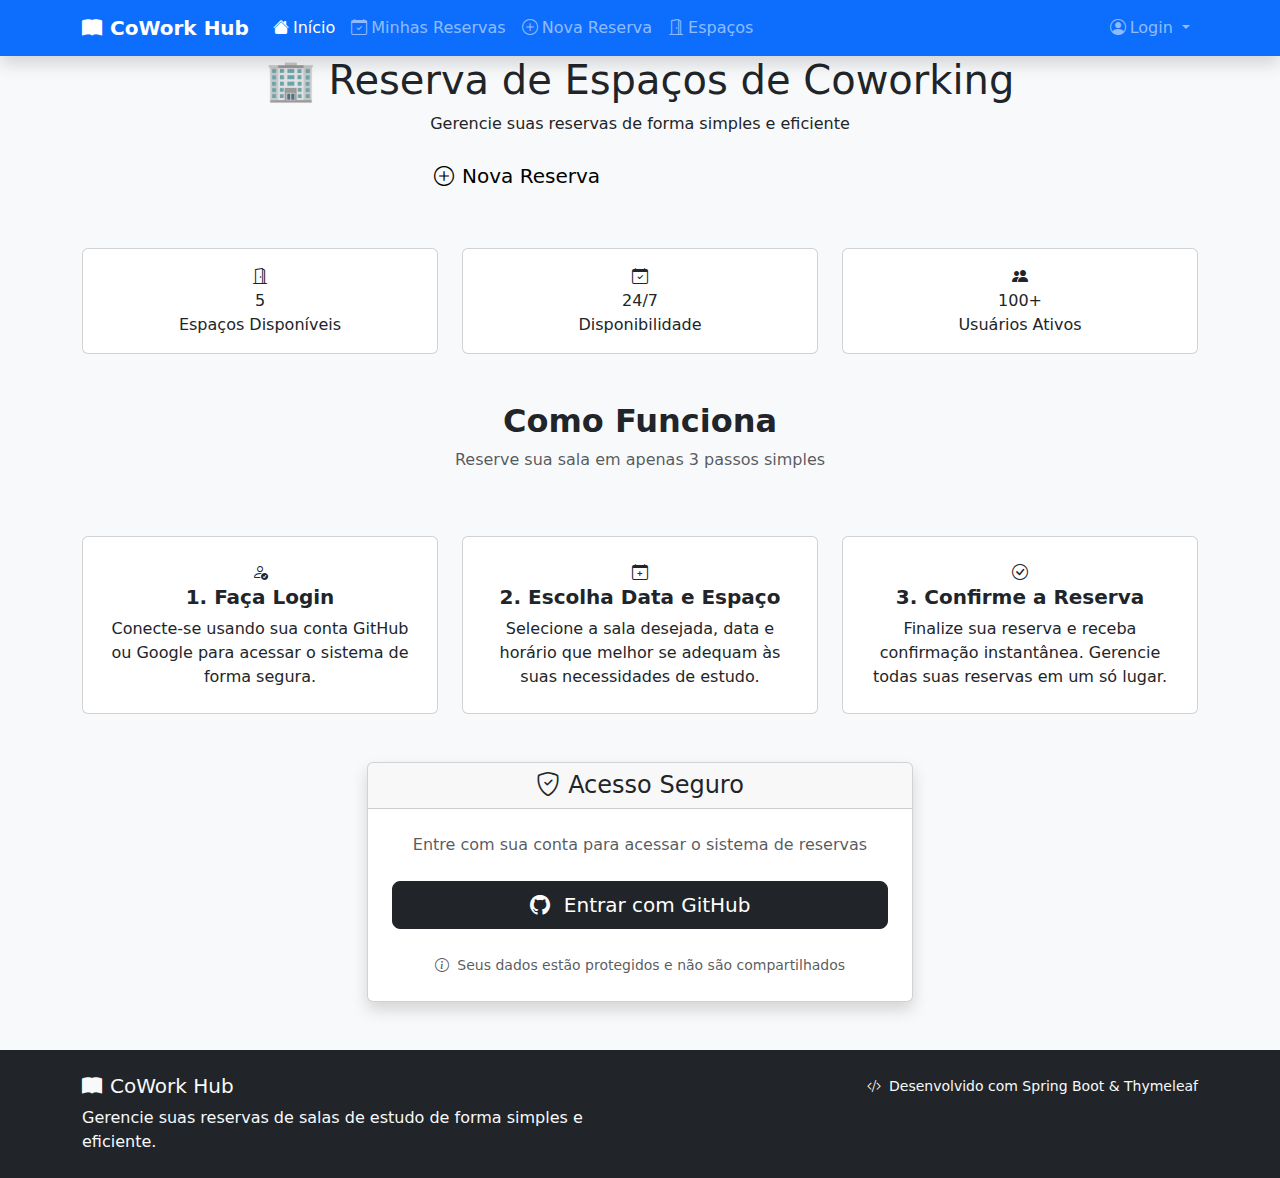
<file: target/classes/templates/index.html>
<!DOCTYPE html>
<html xmlns:th="http://www.thymeleaf.org">
<head>
    <meta charset="UTF-8">
    <meta name="viewport" content="width=device-width, initial-scale=1.0">
    <title>CoWork Hub - Biblioteca</title>
    
    <!-- Bootstrap 5 CSS -->
    <link href="https://cdn.jsdelivr.net/npm/bootstrap@5.3.0/dist/css/bootstrap.min.css" rel="stylesheet">
    <!-- Bootstrap Icons -->
    <link href="https://cdn.jsdelivr.net/npm/bootstrap-icons@1.10.0/font/bootstrap-icons.css" rel="stylesheet">
    <!-- Custom CSS -->
    <link th:href="@{/css/styles.css}" rel="stylesheet" type="text/css">
    
    <!-- Favicon -->
    <link rel="icon" type="image/x-icon" href="data:image/svg+xml,<svg xmlns=%22http://www.w3.org/2000/svg%22 viewBox=%220 0 100 100%22><text y=%22.9em%22 font-size=%2290%22>🏢</text></svg>">
</head>
<body class="bg-light">
    <!-- Navbar -->
    <nav class="navbar navbar-expand-lg navbar-dark bg-primary shadow">
        <div class="container">
            <a class="navbar-brand d-flex align-items-center" th:href="@{/}">
                <i class="bi bi-book-fill me-2"></i>
                <span class="fw-bold">CoWork Hub</span>
            </a>
            
            <button class="navbar-toggler" type="button" data-bs-toggle="collapse" data-bs-target="#navbarNav">
                <span class="navbar-toggler-icon"></span>
            </button>
            
            <div class="collapse navbar-collapse" id="navbarNav">
                <ul class="navbar-nav me-auto">
                    <li class="nav-item">
                        <a class="nav-link active" th:href="@{/}">
                            <i class="bi bi-house-fill me-1"></i>Início
                        </a>
                    </li>
                    <li class="nav-item">
                        <a class="nav-link" th:href="@{/reservations/mine}">
                            <i class="bi bi-calendar-check me-1"></i>Minhas Reservas
                        </a>
                    </li>
                    <li class="nav-item">
                        <a class="nav-link" th:href="@{/reservations/new}">
                            <i class="bi bi-plus-circle me-1"></i>Nova Reserva
                        </a>
                    </li>
                    <li class="nav-item">
                        <a class="nav-link" th:href="@{/workspaces}">
                            <i class="bi bi-door-open me-1"></i>Espaços
                        </a>
                    </li>
                </ul>
                
                <ul class="navbar-nav">
                    <li class="nav-item dropdown">
                        <a class="nav-link dropdown-toggle" href="#" role="button" data-bs-toggle="dropdown">
                            <i class="bi bi-person-circle me-1"></i>Login
                        </a>
                        <ul class="dropdown-menu">
                            <li>
                                <a class="dropdown-item" th:href="@{/oauth2/authorization/github}">
                                    <i class="bi bi-github me-2"></i>Login com GitHub
                                </a>
                            </li>
                            <li>
                                <a class="dropdown-item" th:href="@{/oauth2/authorization/google}">
                                    <i class="bi bi-google me-2"></i>Login com Google
                                </a>
                            </li>
                        </ul>
                    </li>
                </ul>
            </div>
        </div>
    </nav>

    <!-- Hero Section -->
    <section class="hero-section text-center">
        <div class="container">
            <h1 class="hero-title">🏢 Reserva de Espaços de Coworking</h1>
            <p class="hero-subtitle">Gerencie suas reservas de forma simples e eficiente</p>
            <div class="d-flex justify-content-center gap-3 flex-wrap">
                <a th:href="@{/reservations/new}" class="btn btn-light btn-lg">
                    <i class="bi bi-plus-circle me-2"></i>Nova Reserva
                </a>
                <a th:href="@{/reservations/mine}" class="btn btn-outline-light btn-lg">
                    <i class="bi bi-calendar-check me-2"></i>Minhas Reservas
                </a>
            </div>
        </div>
    </section>

    <!-- Quick Stats -->
    <div class="container my-5">
        <div class="row g-4">
            <div class="col-md-4">
                <div class="card stats-card text-center">
                    <div class="card-body">
                        <i class="bi bi-door-open feature-icon"></i>
                        <div class="stats-number">5</div>
                        <div class="stats-label">Espaços Disponíveis</div>
                    </div>
                </div>
            </div>
            <div class="col-md-4">
                <div class="card stats-card text-center">
                    <div class="card-body">
                        <i class="bi bi-calendar-check feature-icon"></i>
                        <div class="stats-number">24/7</div>
                        <div class="stats-label">Disponibilidade</div>
                    </div>
                </div>
            </div>
            <div class="col-md-4">
                <div class="card stats-card text-center">
                    <div class="card-body">
                        <i class="bi bi-people-fill feature-icon"></i>
                        <div class="stats-number">100+</div>
                        <div class="stats-label">Usuários Ativos</div>
                    </div>
                </div>
            </div>
        </div>
    </div>

    <!-- Features -->
    <div class="container my-5">
        <div class="row text-center mb-5">
            <div class="col">
                <h2 class="fw-bold">Como Funciona</h2>
                <p class="text-muted">Reserve sua sala em apenas 3 passos simples</p>
            </div>
        </div>
        
        <div class="row g-4">
            <div class="col-md-4">
                <div class="card feature-card text-center h-100">
                    <div class="card-body p-4">
                        <div class="feature-icon">
                            <i class="bi bi-person-check"></i>
                        </div>
                        <h5 class="card-title fw-bold">1. Faça Login</h5>
                        <p class="card-text">Conecte-se usando sua conta GitHub ou Google para acessar o sistema de forma segura.</p>
                    </div>
                </div>
            </div>
            
            <div class="col-md-4">
                <div class="card feature-card text-center h-100">
                    <div class="card-body p-4">
                        <div class="feature-icon">
                            <i class="bi bi-calendar-plus"></i>
                        </div>
                        <h5 class="card-title fw-bold">2. Escolha Data e Espaço</h5>
                        <p class="card-text">Selecione a sala desejada, data e horário que melhor se adequam às suas necessidades de estudo.</p>
                    </div>
                </div>
            </div>
            
            <div class="col-md-4">
                <div class="card feature-card text-center h-100">
                    <div class="card-body p-4">
                        <div class="feature-icon">
                            <i class="bi bi-check-circle"></i>
                        </div>
                        <h5 class="card-title fw-bold">3. Confirme a Reserva</h5>
                        <p class="card-text">Finalize sua reserva e receba confirmação instantânea. Gerencie todas suas reservas em um só lugar.</p>
                    </div>
                </div>
            </div>
        </div>
    </div>

    <!-- Login Section -->
    <div class="container my-5">
        <div class="row justify-content-center">
            <div class="col-lg-6">
                <div class="card shadow">
                    <div class="card-header text-center">
                        <h4 class="mb-0"><i class="bi bi-shield-check me-2"></i>Acesso Seguro</h4>
                    </div>
                    <div class="card-body p-4">
                        <p class="text-center text-muted mb-4">
                            Entre com sua conta para acessar o sistema de reservas
                        </p>
                        
                        <div class="d-grid gap-3">
                            <a th:href="@{/oauth2/authorization/github}" class="btn btn-dark btn-lg">
                                <i class="bi bi-github me-2"></i>
                                Entrar com GitHub
                            </a>
                        </div>
                        
                        <div class="text-center mt-4">
                            <small class="text-muted">
                                <i class="bi bi-info-circle me-1"></i>
                                Seus dados estão protegidos e não são compartilhados
                            </small>
                        </div>
                    </div>
                </div>
            </div>
        </div>
    </div>

    <!-- Footer -->
    <footer class="bg-dark text-light py-4 mt-5">
        <div class="container">
            <div class="row">
                <div class="col-md-6">
                    <h5><i class="bi bi-book-fill me-2"></i>CoWork Hub</h5>
                    <p class="mb-0">Gerencie suas reservas de salas de estudo de forma simples e eficiente.</p>
                </div>
                <div class="col-md-6 text-md-end">
                    <p class="mb-0">
                        <small>
                            <i class="bi bi-code-slash me-1"></i>
                            Desenvolvido com Spring Boot & Thymeleaf
                        </small>
                    </p>
                </div>
            </div>
        </div>
    </footer>

    <!-- Bootstrap 5 JS -->
    <script src="https://cdn.jsdelivr.net/npm/bootstrap@5.3.0/dist/js/bootstrap.bundle.min.js"></script>
</body>
</html>
</file>
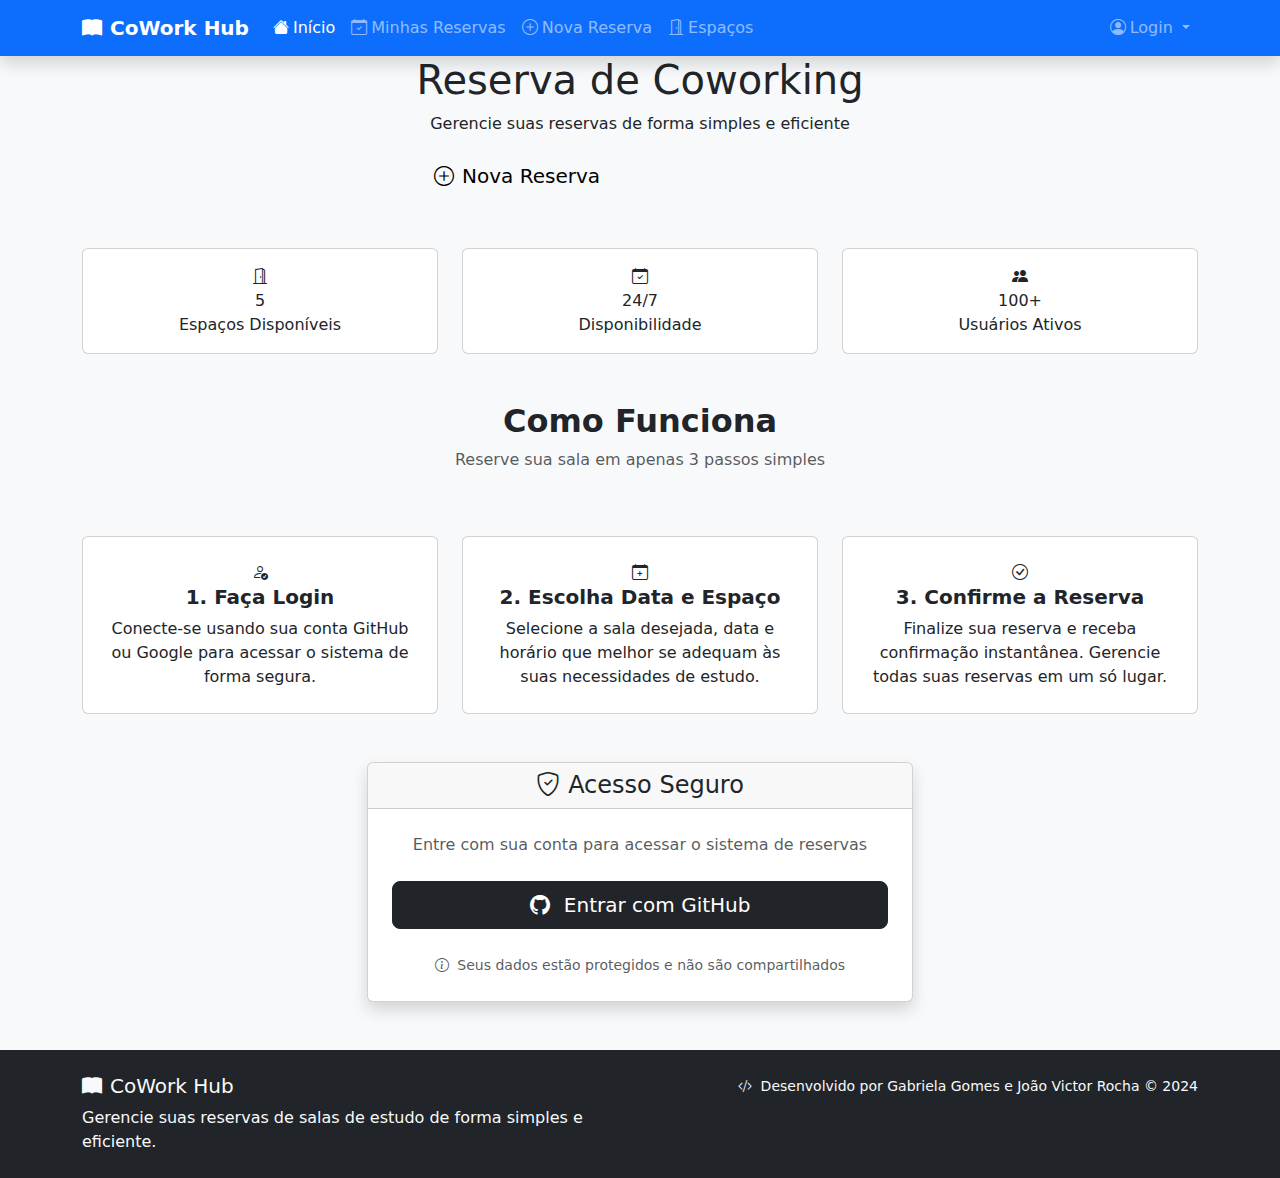
<file: src/main/resources/templates/index.html>
<!DOCTYPE html>
<html xmlns:th="http://www.thymeleaf.org">
<head>
    <meta charset="UTF-8">
    <meta name="viewport" content="width=device-width, initial-scale=1.0">
    <title>CoWork Hub</title>
    
    <!-- Bootstrap 5 CSS -->
    <link href="https://cdn.jsdelivr.net/npm/bootstrap@5.3.0/dist/css/bootstrap.min.css" rel="stylesheet">
    <!-- Bootstrap Icons -->
    <link href="https://cdn.jsdelivr.net/npm/bootstrap-icons@1.10.0/font/bootstrap-icons.css" rel="stylesheet">
    <!-- Custom CSS -->
    <link th:href="@{/css/styles.css}" rel="stylesheet" type="text/css">
    
    <!-- Favicon -->
    <link rel="icon" type="image/x-icon" href="data:image/svg+xml,<svg xmlns=%22http://www.w3.org/2000/svg%22 viewBox=%220 0 100 100%22><text y=%22.9em%22 font-size=%2290%22>🏢</text></svg>">
</head>
<body class="bg-light">
    <!-- Navbar -->
    <nav class="navbar navbar-expand-lg navbar-dark bg-primary shadow">
        <div class="container">
            <a class="navbar-brand d-flex align-items-center" th:href="@{/}">
                <i class="bi bi-book-fill me-2"></i>
                <span class="fw-bold">CoWork Hub</span>
            </a>
            
            <button class="navbar-toggler" type="button" data-bs-toggle="collapse" data-bs-target="#navbarNav">
                <span class="navbar-toggler-icon"></span>
            </button>
            
            <div class="collapse navbar-collapse" id="navbarNav">
                <ul class="navbar-nav me-auto">
                    <li class="nav-item">
                        <a class="nav-link active" th:href="@{/}">
                            <i class="bi bi-house-fill me-1"></i>Início
                        </a>
                    </li>
                    <li class="nav-item">
                        <a class="nav-link" th:href="@{/reservations/mine}">
                            <i class="bi bi-calendar-check me-1"></i>Minhas Reservas
                        </a>
                    </li>
                    <li class="nav-item">
                        <a class="nav-link" th:href="@{/reservations/new}">
                            <i class="bi bi-plus-circle me-1"></i>Nova Reserva
                        </a>
                    </li>
                    <li class="nav-item">
                        <a class="nav-link" th:href="@{/workspaces}">
                            <i class="bi bi-door-open me-1"></i>Espaços
                        </a>
                    </li>
                </ul>
                
                <ul class="navbar-nav">
                    <li class="nav-item dropdown">
                        <a class="nav-link dropdown-toggle" href="#" role="button" data-bs-toggle="dropdown">
                            <i class="bi bi-person-circle me-1"></i>Login
                        </a>
                        <ul class="dropdown-menu">
                            <li>
                                <a class="dropdown-item" th:href="@{/oauth2/authorization/github}">
                                    <i class="bi bi-github me-2"></i>Login com GitHub
                                </a>
                            </li>
                            <li>
                                <a class="dropdown-item" th:href="@{/oauth2/authorization/google}">
                                    <i class="bi bi-google me-2"></i>Login com Google
                                </a>
                            </li>
                        </ul>
                    </li>
                </ul>
            </div>
        </div>
    </nav>

    <!-- Hero Section -->
    <section class="hero-section text-center">
        <div class="container">
            <h1 class="hero-title"> Reserva de Coworking</h1>
            <p class="hero-subtitle">Gerencie suas reservas de forma simples e eficiente</p>
            <div class="d-flex justify-content-center gap-3 flex-wrap">
                <a th:href="@{/reservations/new}" class="btn btn-light btn-lg">
                    <i class="bi bi-plus-circle me-2"></i>Nova Reserva
                </a>
                <a th:href="@{/reservations/mine}" class="btn btn-outline-light btn-lg">
                    <i class="bi bi-calendar-check me-2"></i>Minhas Reservas
                </a>
            </div>
        </div>
    </section>

    <!-- Quick Stats -->
    <div class="container my-5">
        <div class="row g-4">
            <div class="col-md-4">
                <div class="card stats-card text-center">
                    <div class="card-body">
                        <i class="bi bi-door-open feature-icon"></i>
                        <div class="stats-number">5</div>
                        <div class="stats-label">Espaços Disponíveis</div>
                    </div>
                </div>
            </div>
            <div class="col-md-4">
                <div class="card stats-card text-center">
                    <div class="card-body">
                        <i class="bi bi-calendar-check feature-icon"></i>
                        <div class="stats-number">24/7</div>
                        <div class="stats-label">Disponibilidade</div>
                    </div>
                </div>
            </div>
            <div class="col-md-4">
                <div class="card stats-card text-center">
                    <div class="card-body">
                        <i class="bi bi-people-fill feature-icon"></i>
                        <div class="stats-number">100+</div>
                        <div class="stats-label">Usuários Ativos</div>
                    </div>
                </div>
            </div>
        </div>
    </div>

    <!-- Features -->
    <div class="container my-5">
        <div class="row text-center mb-5">
            <div class="col">
                <h2 class="fw-bold">Como Funciona</h2>
                <p class="text-muted">Reserve sua sala em apenas 3 passos simples</p>
            </div>
        </div>
        
        <div class="row g-4">
            <div class="col-md-4">
                <div class="card feature-card text-center h-100">
                    <div class="card-body p-4">
                        <div class="feature-icon">
                            <i class="bi bi-person-check"></i>
                        </div>
                        <h5 class="card-title fw-bold">1. Faça Login</h5>
                        <p class="card-text">Conecte-se usando sua conta GitHub ou Google para acessar o sistema de forma segura.</p>
                    </div>
                </div>
            </div>
            
            <div class="col-md-4">
                <div class="card feature-card text-center h-100">
                    <div class="card-body p-4">
                        <div class="feature-icon">
                            <i class="bi bi-calendar-plus"></i>
                        </div>
                        <h5 class="card-title fw-bold">2. Escolha Data e Espaço</h5>
                        <p class="card-text">Selecione a sala desejada, data e horário que melhor se adequam às suas necessidades de estudo.</p>
                    </div>
                </div>
            </div>
            
            <div class="col-md-4">
                <div class="card feature-card text-center h-100">
                    <div class="card-body p-4">
                        <div class="feature-icon">
                            <i class="bi bi-check-circle"></i>
                        </div>
                        <h5 class="card-title fw-bold">3. Confirme a Reserva</h5>
                        <p class="card-text">Finalize sua reserva e receba confirmação instantânea. Gerencie todas suas reservas em um só lugar.</p>
                    </div>
                </div>
            </div>
        </div>
    </div>

    <!-- Login Section -->
    <div class="container my-5">
        <div class="row justify-content-center">
            <div class="col-lg-6">
                <div class="card shadow">
                    <div class="card-header text-center">
                        <h4 class="mb-0"><i class="bi bi-shield-check me-2"></i>Acesso Seguro</h4>
                    </div>
                    <div class="card-body p-4">
                        <p class="text-center text-muted mb-4">
                            Entre com sua conta para acessar o sistema de reservas
                        </p>
                        
                        <div class="d-grid gap-3">
                            <a th:href="@{/oauth2/authorization/github}" class="btn btn-dark btn-lg">
                                <i class="bi bi-github me-2"></i>
                                Entrar com GitHub
                            </a>
                        </div>
                        
                        <div class="text-center mt-4">
                            <small class="text-muted">
                                <i class="bi bi-info-circle me-1"></i>
                                Seus dados estão protegidos e não são compartilhados
                            </small>
                        </div>
                    </div>
                </div>
            </div>
        </div>
    </div>

    <!-- Footer -->
    <footer class="bg-dark text-light py-4 mt-5">
        <div class="container">
            <div class="row">
                <div class="col-md-6">
                    <h5><i class="bi bi-book-fill me-2"></i>CoWork Hub</h5>
                    <p class="mb-0">Gerencie suas reservas de salas de estudo de forma simples e eficiente.</p>
                </div>
                <div class="col-md-6 text-md-end">
                    <p class="mb-0">
                        <small>
                            <i class="bi bi-code-slash me-1"></i>
                            Desenvolvido por Gabriela Gomes e João Victor Rocha &copy; 2024
                        </small>
                    </p>
                </div>
            </div>
        </div>
    </footer>

    <!-- Bootstrap 5 JS -->
    <script src="https://cdn.jsdelivr.net/npm/bootstrap@5.3.0/dist/js/bootstrap.bundle.min.js"></script>
</body>
</html>
</file>
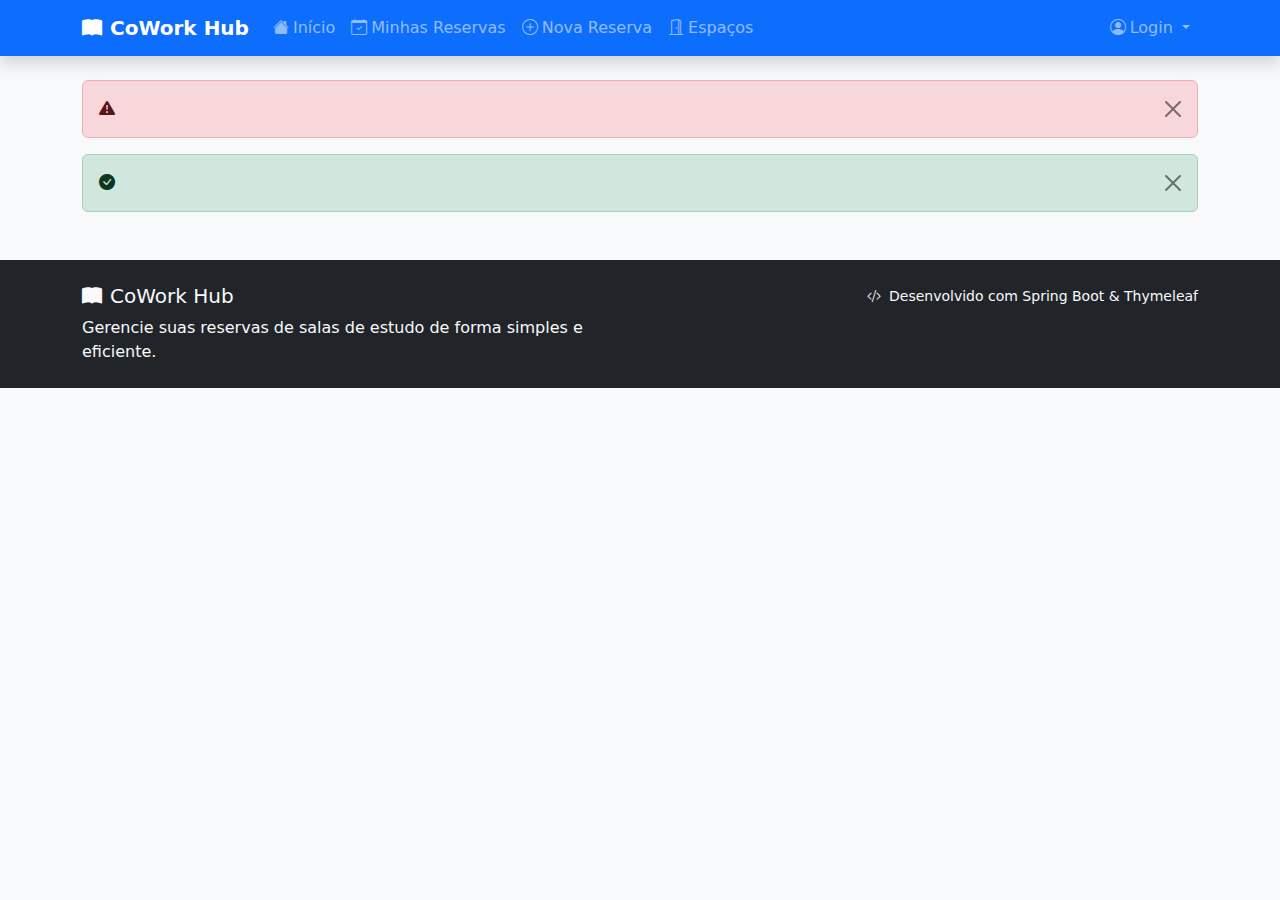
<file: target/classes/templates/layout/base.html>
<!DOCTYPE html>
<html xmlns:th="http://www.thymeleaf.org">
<head>
    <meta charset="UTF-8">
    <meta name="viewport" content="width=device-width, initial-scale=1.0">
    <title th:text="${pageTitle ?: 'CoWork Hub'}">CoWork Hub</title>
    
    <!-- Bootstrap 5 CSS -->
    <link href="https://cdn.jsdelivr.net/npm/bootstrap@5.3.0/dist/css/bootstrap.min.css" rel="stylesheet">
    <!-- Bootstrap Icons -->
    <link href="https://cdn.jsdelivr.net/npm/bootstrap-icons@1.10.0/font/bootstrap-icons.css" rel="stylesheet">
    <!-- Custom CSS -->
    <link th:href="@{/css/styles.css}" rel="stylesheet" type="text/css">
    
    <!-- Favicon -->
    <link rel="icon" type="image/x-icon" href="data:image/svg+xml,<svg xmlns=%22http://www.w3.org/2000/svg%22 viewBox=%220 0 100 100%22><text y=%22.9em%22 font-size=%2290%22>🏢</text></svg>">
</head>
<body class="bg-light">
    <!-- Navbar -->
    <nav class="navbar navbar-expand-lg navbar-dark bg-primary shadow">
        <div class="container">
            <a class="navbar-brand d-flex align-items-center" th:href="@{/}">
                <i class="bi bi-book-fill me-2"></i>
                <span class="fw-bold">CoWork Hub</span>
            </a>
            
            <button class="navbar-toggler" type="button" data-bs-toggle="collapse" data-bs-target="#navbarNav">
                <span class="navbar-toggler-icon"></span>
            </button>
            
            <div class="collapse navbar-collapse" id="navbarNav">
                <ul class="navbar-nav me-auto">
                    <li class="nav-item">
                        <a class="nav-link" th:href="@{/}">
                            <i class="bi bi-house-fill me-1"></i>Início
                        </a>
                    </li>
                    <li class="nav-item">
                        <a class="nav-link" th:href="@{/reservations/mine}">
                            <i class="bi bi-calendar-check me-1"></i>Minhas Reservas
                        </a>
                    </li>
                    <li class="nav-item">
                        <a class="nav-link" th:href="@{/reservations/new}">
                            <i class="bi bi-plus-circle me-1"></i>Nova Reserva
                        </a>
                    </li>
                    <li class="nav-item">
                        <a class="nav-link" th:href="@{/workspaces}">
                            <i class="bi bi-door-open me-1"></i>Espaços
                        </a>
                    </li>
                </ul>
                
                <ul class="navbar-nav">
                    <li class="nav-item dropdown">
                        <a class="nav-link dropdown-toggle" href="#" role="button" data-bs-toggle="dropdown">
                            <i class="bi bi-person-circle me-1"></i>Login
                        </a>
                        <ul class="dropdown-menu">
                            <li>
                                <a class="dropdown-item" th:href="@{/oauth2/authorization/github}">
                                    <i class="bi bi-github me-2"></i>Login com GitHub
                                </a>
                            </li>
                            <li>
                                <a class="dropdown-item" th:href="@{/oauth2/authorization/google}">
                                    <i class="bi bi-google me-2"></i>Login com Google
                                </a>
                            </li>
                        </ul>
                    </li>
                </ul>
            </div>
        </div>
    </nav>

    <!-- Main Content -->
    <main class="container my-4">
        <!-- Alert Messages -->
        <div th:if="${error}" class="alert alert-danger alert-dismissible fade show" role="alert">
            <i class="bi bi-exclamation-triangle-fill me-2"></i>
            <span th:text="${error}"></span>
            <button type="button" class="btn-close" data-bs-dismiss="alert"></button>
        </div>
        
        <div th:if="${success}" class="alert alert-success alert-dismissible fade show" role="alert">
            <i class="bi bi-check-circle-fill me-2"></i>
            <span th:text="${success}"></span>
            <button type="button" class="btn-close" data-bs-dismiss="alert"></button>
        </div>

        <!-- Page Content -->
        <div th:replace="${content}"></div>
    </main>

    <!-- Footer -->
    <footer class="bg-dark text-light py-4 mt-5">
        <div class="container">
            <div class="row">
                <div class="col-md-6">
                    <h5><i class="bi bi-book-fill me-2"></i>CoWork Hub</h5>
                    <p class="mb-0">Gerencie suas reservas de salas de estudo de forma simples e eficiente.</p>
                </div>
                <div class="col-md-6 text-md-end">
                    <p class="mb-0">
                        <small>
                            <i class="bi bi-code-slash me-1"></i>
                            Desenvolvido com Spring Boot & Thymeleaf
                        </small>
                    </p>
                </div>
            </div>
        </div>
    </footer>

    <!-- Bootstrap 5 JS -->
    <script src="https://cdn.jsdelivr.net/npm/bootstrap@5.3.0/dist/js/bootstrap.bundle.min.js"></script>
    
    <!-- Custom JS -->
    <script th:src="@{/js/app.js}"></script>
</body>
</html>
</file>
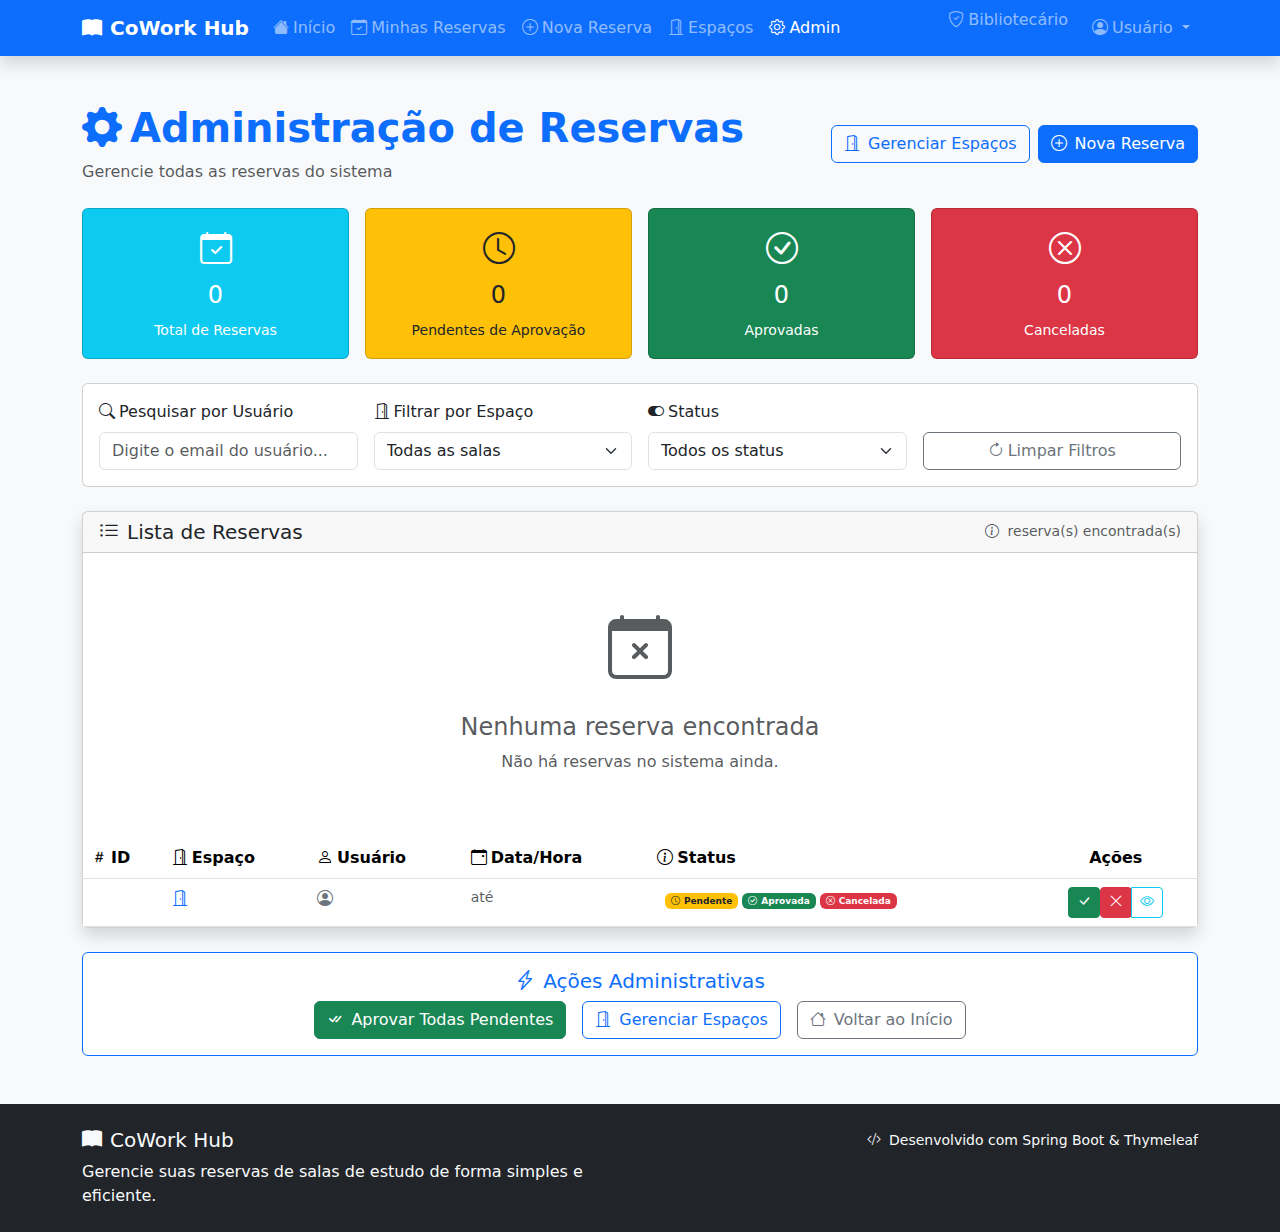
<file: target/classes/templates/reservations/admin.html>
<!DOCTYPE html>
<html xmlns:th="http://www.thymeleaf.org">
<head>
    <meta charset="UTF-8">
    <meta name="viewport" content="width=device-width, initial-scale=1.0">
    <title>Admin Reservas - CoWork Hub</title>
    
    <!-- Bootstrap 5 CSS -->
    <link href="https://cdn.jsdelivr.net/npm/bootstrap@5.3.0/dist/css/bootstrap.min.css" rel="stylesheet">
    <!-- Bootstrap Icons -->
    <link href="https://cdn.jsdelivr.net/npm/bootstrap-icons@1.10.0/font/bootstrap-icons.css" rel="stylesheet">
    <!-- Custom CSS -->
    <link th:href="@{/css/styles.css}" rel="stylesheet" type="text/css">
    
    <!-- Favicon -->
    <link rel="icon" type="image/x-icon" href="data:image/svg+xml,<svg xmlns=%22http://www.w3.org/2000/svg%22 viewBox=%220 0 100 100%22><text y=%22.9em%22 font-size=%2290%22>🏢</text></svg>">
</head>
<body class="bg-light">
    <!-- Navbar -->
    <nav class="navbar navbar-expand-lg navbar-dark bg-primary shadow">
        <div class="container">
            <a class="navbar-brand d-flex align-items-center" th:href="@{/}">
                <i class="bi bi-book-fill me-2"></i>
                <span class="fw-bold">CoWork Hub</span>
            </a>
            
            <button class="navbar-toggler" type="button" data-bs-toggle="collapse" data-bs-target="#navbarNav">
                <span class="navbar-toggler-icon"></span>
            </button>
            
            <div class="collapse navbar-collapse" id="navbarNav">
                <ul class="navbar-nav me-auto">
                    <li class="nav-item">
                        <a class="nav-link" th:href="@{/}">
                            <i class="bi bi-house-fill me-1"></i>Início
                        </a>
                    </li>
                    <li class="nav-item">
                        <a class="nav-link" th:href="@{/reservations/mine}">
                            <i class="bi bi-calendar-check me-1"></i>Minhas Reservas
                        </a>
                    </li>
                    <li class="nav-item">
                        <a class="nav-link" th:href="@{/reservations/new}">
                            <i class="bi bi-plus-circle me-1"></i>Nova Reserva
                        </a>
                    </li>
                    <li class="nav-item">
                        <a class="nav-link" th:href="@{/workspaces}">
                            <i class="bi bi-door-open me-1"></i>Espaços
                        </a>
                    </li>
                    <li class="nav-item">
                        <a class="nav-link active" th:href="@{/reservations/admin}">
                            <i class="bi bi-gear me-1"></i>Admin
                        </a>
                    </li>
                </ul>
                
                <ul class="navbar-nav">
                    <li class="nav-item">
                        <span class="navbar-text me-3">
                            <i class="bi bi-shield-check me-1"></i>Bibliotecário
                        </span>
                    </li>
                    <li class="nav-item dropdown">
                        <a class="nav-link dropdown-toggle" href="#" role="button" data-bs-toggle="dropdown">
                            <i class="bi bi-person-circle me-1"></i>Usuário
                        </a>
                        <ul class="dropdown-menu">
                            <li><a class="dropdown-item" th:href="@{/logout}"><i class="bi bi-box-arrow-right me-2"></i>Sair</a></li>
                        </ul>
                    </li>
                </ul>
            </div>
        </div>
    </nav>

    <!-- Main Content -->
    <div class="container my-5">
        <!-- Page Header -->
        <div class="row mb-4">
            <div class="col">
                <div class="d-flex justify-content-between align-items-center">
                    <div>
                        <h1 class="fw-bold text-primary mb-2">
                            <i class="bi bi-gear-fill me-2"></i>Administração de Reservas
                        </h1>
                        <p class="text-muted mb-0">Gerencie todas as reservas do sistema</p>
                    </div>
                    <div class="d-flex gap-2">
                        <a th:href="@{/workspaces}" class="btn btn-outline-primary">
                            <i class="bi bi-door-open me-2"></i>Gerenciar Espaços
                        </a>
                        <a th:href="@{/reservations/new}" class="btn btn-primary">
                            <i class="bi bi-plus-circle me-2"></i>Nova Reserva
                        </a>
                    </div>
                </div>
            </div>
        </div>

        <!-- Quick Stats -->
        <div class="row g-3 mb-4">
            <div class="col-md-3">
                <div class="card bg-info text-white">
                    <div class="card-body text-center">
                        <i class="bi bi-calendar-check" style="font-size: 2rem;"></i>
                        <h4 class="mt-2" th:text="${#lists.size(reservations)}">0</h4>
                        <small>Total de Reservas</small>
                    </div>
                </div>
            </div>
            <div class="col-md-3">
                <div class="card bg-warning text-dark">
                    <div class="card-body text-center">
                        <i class="bi bi-clock" style="font-size: 2rem;"></i>
                        <h4 class="mt-2" th:text="${#lists.size(reservations.?[status.name() == 'PENDING'])}">0</h4>
                        <small>Pendentes de Aprovação</small>
                    </div>
                </div>
            </div>
            <div class="col-md-3">
                <div class="card bg-success text-white">
                    <div class="card-body text-center">
                        <i class="bi bi-check-circle" style="font-size: 2rem;"></i>
                        <h4 class="mt-2" th:text="${#lists.size(reservations.?[status.name() == 'APPROVED'])}">0</h4>
                        <small>Aprovadas</small>
                    </div>
                </div>
            </div>
            <div class="col-md-3">
                <div class="card bg-danger text-white">
                    <div class="card-body text-center">
                        <i class="bi bi-x-circle" style="font-size: 2rem;"></i>
                        <h4 class="mt-2" th:text="${#lists.size(reservations.?[status.name() == 'CANCELED'])}">0</h4>
                        <small>Canceladas</small>
                    </div>
                </div>
            </div>
        </div>

        <!-- Filter and Search -->
        <div class="card mb-4">
            <div class="card-body">
                <div class="row g-3 align-items-center">
                    <div class="col-md-3">
                        <label for="searchUser" class="form-label">
                            <i class="bi bi-search me-1"></i>Pesquisar por Usuário
                        </label>
                        <input type="text" id="searchUser" class="form-control" placeholder="Digite o email do usuário...">
                    </div>
                    <div class="col-md-3">
                        <label for="filterEspaço" class="form-label">
                            <i class="bi bi-door-open me-1"></i>Filtrar por Espaço
                        </label>
                        <select id="filterEspaço" class="form-select">
                            <option value="">Todas as salas</option>
                            <option th:each="workspace : ${workspaces}" th:value="${workspace.name}" th:text="${workspace.name}"></option>
                        </select>
                    </div>
                    <div class="col-md-3">
                        <label for="filterStatus" class="form-label">
                            <i class="bi bi-toggle-on me-1"></i>Status
                        </label>
                        <select id="filterStatus" class="form-select">
                            <option value="">Todos os status</option>
                            <option value="PENDING">Pendentes</option>
                            <option value="APPROVED">Aprovadas</option>
                            <option value="CANCELED">Canceladas</option>
                        </select>
                    </div>
                    <div class="col-md-3">
                        <label class="form-label">&nbsp;</label>
                        <button type="button" class="btn btn-outline-secondary w-100" onclick="clearFilters()">
                            <i class="bi bi-arrow-clockwise me-1"></i>Limpar Filtros
                        </button>
                    </div>
                </div>
            </div>
        </div>

        <!-- Reservations Table -->
        <div class="card shadow">
            <div class="card-header d-flex justify-content-between align-items-center">
                <h5 class="mb-0">
                    <i class="bi bi-list-ul me-2"></i>Lista de Reservas
                </h5>
                <small class="text-muted">
                    <i class="bi bi-info-circle me-1"></i>
                    <span id="resultCount" th:text="${#lists.size(reservations)}"></span> reserva(s) encontrada(s)
                </small>
            </div>
            <div class="card-body p-0">
                <div th:if="${#lists.isEmpty(reservations)}" class="text-center py-5">
                    <i class="bi bi-calendar-x text-muted" style="font-size: 4rem;"></i>
                    <h4 class="text-muted mt-3">Nenhuma reserva encontrada</h4>
                    <p class="text-muted">Não há reservas no sistema ainda.</p>
                </div>

                <div th:if="${!#lists.isEmpty(reservations)}" class="table-responsive">
                    <table class="table table-hover mb-0">
                        <thead>
                            <tr>
                                <th scope="col">
                                    <i class="bi bi-hash me-1"></i>ID
                                </th>
                                <th scope="col">
                                    <i class="bi bi-door-open me-1"></i>Espaço
                                </th>
                                <th scope="col">
                                    <i class="bi bi-person me-1"></i>Usuário
                                </th>
                                <th scope="col">
                                    <i class="bi bi-calendar-event me-1"></i>Data/Hora
                                </th>
                                <th scope="col">
                                    <i class="bi bi-info-circle me-1"></i>Status
                                </th>
                                <th scope="col" class="text-center">Ações</th>
                            </tr>
                        </thead>
                        <tbody id="reservationsTableBody">
                            <tr th:each="reservation : ${reservations}" class="reservation-row"
                                th:data-user="${reservation.user.email}"
                                th:data-workspace="${reservation.workspace.name}"
                                th:data-status="${reservation.status.name()}">
                                <td>
                                    <span class="badge bg-secondary" th:text="'#' + ${reservation.id}"></span>
                                </td>
                                <td>
                                    <div class="d-flex align-items-center">
                                        <i class="bi bi-door-open text-primary me-2"></i>
                                        <span th:text="${reservation.workspace.name}" class="fw-medium"></span>
                                    </div>
                                </td>
                                <td>
                                    <div class="d-flex align-items-center">
                                        <i class="bi bi-person-circle text-secondary me-2"></i>
                                        <span th:text="${reservation.user.email}" class="fw-medium"></span>
                                    </div>
                                </td>
                                <td>
                                    <div class="d-flex flex-column">
                                        <span class="fw-medium" th:text="${#temporals.format(reservation.startAt, 'dd/MM/yyyy HH:mm')}"></span>
                                        <small class="text-muted">
                                            até <span th:text="${#temporals.format(reservation.endAt, 'dd/MM/yyyy HH:mm')}"></span>
                                        </small>
                                    </div>
                                </td>
                                <td>
                                    <span th:switch="${reservation.status.name()}"
                                          class="badge">
                                        <span th:case="'PENDING'" class="badge bg-warning text-dark">
                                            <i class="bi bi-clock me-1"></i>Pendente
                                        </span>
                                        <span th:case="'APPROVED'" class="badge bg-success">
                                            <i class="bi bi-check-circle me-1"></i>Aprovada
                                        </span>
                                        <span th:case="'CANCELED'" class="badge bg-danger">
                                            <i class="bi bi-x-circle me-1"></i>Cancelada
                                        </span>
                                    </span>
                                </td>
                                <td class="text-center">
                                    <div class="btn-group btn-group-sm" role="group">
                                        <form th:if="${reservation.status.name() == 'PENDING'}" 
                                              th:action="@{|/reservations/approve/${reservation.id}|}" 
                                              method="post" 
                                              class="d-inline"
                                              onsubmit="return confirm('Tem certeza que deseja aprovar esta reserva?')">
                                            <button type="submit" 
                                                    class="btn btn-success btn-sm"
                                                    data-bs-toggle="tooltip" 
                                                    data-bs-placement="top" 
                                                    title="Aprovar reserva">
                                                <i class="bi bi-check-lg"></i>
                                            </button>
                                        </form>
                                        
                                        <form th:if="${reservation.status.name() != 'CANCELED'}" 
                                              th:action="@{|/reservations/cancel/${reservation.id}|}" 
                                              method="post" 
                                              class="d-inline"
                                              onsubmit="return confirm('Tem certeza que deseja cancelar esta reserva?')">
                                            <button type="submit" 
                                                    class="btn btn-danger btn-sm"
                                                    data-bs-toggle="tooltip" 
                                                    data-bs-placement="top" 
                                                    title="Cancelar reserva">
                                                <i class="bi bi-x-lg"></i>
                                            </button>
                                        </form>
                                        
                                        <button type="button" 
                                                class="btn btn-outline-info btn-sm"
                                                data-bs-toggle="tooltip" 
                                                data-bs-placement="top" 
                                                title="Ver detalhes">
                                            <i class="bi bi-eye"></i>
                                        </button>
                                    </div>
                                </td>
                            </tr>
                        </tbody>
                    </table>
                </div>
            </div>
        </div>

        <!-- Quick Actions -->
        <div class="row mt-4">
            <div class="col-12">
                <div class="card border-primary">
                    <div class="card-body text-center">
                        <h5 class="text-primary">
                            <i class="bi bi-lightning-charge me-2"></i>Ações Administrativas
                        </h5>
                        <div class="d-flex justify-content-center gap-3 flex-wrap">
                            <button type="button" class="btn btn-success" onclick="approveAllPending()">
                                <i class="bi bi-check-all me-2"></i>Aprovar Todas Pendentes
                            </button>
                            <a th:href="@{/workspaces}" class="btn btn-outline-primary">
                                <i class="bi bi-door-open me-2"></i>Gerenciar Espaços
                            </a>
                            <a th:href="@{/}" class="btn btn-outline-secondary">
                                <i class="bi bi-house me-2"></i>Voltar ao Início
                            </a>
                        </div>
                    </div>
                </div>
            </div>
        </div>
    </div>

    <!-- Footer -->
    <footer class="bg-dark text-light py-4 mt-5">
        <div class="container">
            <div class="row">
                <div class="col-md-6">
                    <h5><i class="bi bi-book-fill me-2"></i>CoWork Hub</h5>
                    <p class="mb-0">Gerencie suas reservas de salas de estudo de forma simples e eficiente.</p>
                </div>
                <div class="col-md-6 text-md-end">
                    <p class="mb-0">
                        <small>
                            <i class="bi bi-code-slash me-1"></i>
                            Desenvolvido com Spring Boot & Thymeleaf
                        </small>
                    </p>
                </div>
            </div>
        </div>
    </footer>

    <!-- Bootstrap 5 JS -->
    <script src="https://cdn.jsdelivr.net/npm/bootstrap@5.3.0/dist/js/bootstrap.bundle.min.js"></script>
    <!-- Custom JS -->
    <script th:src="@{/js/app.js}"></script>
    
    <!-- Page-specific JavaScript -->
    <script>
        // Filter functionality
        function filterReservations() {
            const searchTerm = document.getElementById('searchUser').value.toLowerCase();
            const roomFilter = document.getElementById('filterEspaço').value.toLowerCase();
            const statusFilter = document.getElementById('filterStatus').value;
            const rows = document.querySelectorAll('.reservation-row');
            let visibleCount = 0;
            
            rows.forEach(row => {
                const user = row.dataset.user.toLowerCase();
                const workspace = row.dataset.workspace.toLowerCase();
                const status = row.dataset.status;
                
                let show = true;
                
                // Search filter
                if (searchTerm && !user.includes(searchTerm)) {
                    show = false;
                }
                
                // Espaço filter
                if (roomFilter && !workspace.includes(roomFilter)) {
                    show = false;
                }
                
                // Status filter
                if (statusFilter && status !== statusFilter) {
                    show = false;
                }
                
                row.style.display = show ? '' : 'none';
                if (show) visibleCount++;
            });
            
            // Update result count
            document.getElementById('resultCount').textContent = visibleCount;
        }
        
        function clearFilters() {
            document.getElementById('searchUser').value = '';
            document.getElementById('filterEspaço').value = '';
            document.getElementById('filterStatus').value = '';
            filterReservations();
        }
        
        function approveAllPending() {
            if (confirm('Tem certeza que deseja aprovar todas as reservas pendentes?')) {
                // Here you could implement bulk approval functionality
                showNotification('Funcionalidade de aprovação em lote será implementada.', 'info');
            }
        }
        
        // Add event listeners
        document.getElementById('searchUser').addEventListener('input', filterReservations);
        document.getElementById('filterEspaço').addEventListener('change', filterReservations);
        document.getElementById('filterStatus').addEventListener('change', filterReservations);
        
        // Initialize tooltips
        document.addEventListener('DOMContentLoaded', function() {
            const tooltipTriggerList = [].slice.call(document.querySelectorAll('[data-bs-toggle="tooltip"]'));
            const tooltipList = tooltipTriggerList.map(function (tooltipTriggerEl) {
                return new bootstrap.Tooltip(tooltipTriggerEl);
            });
        });
    </script>
</body>
</html>
</file>
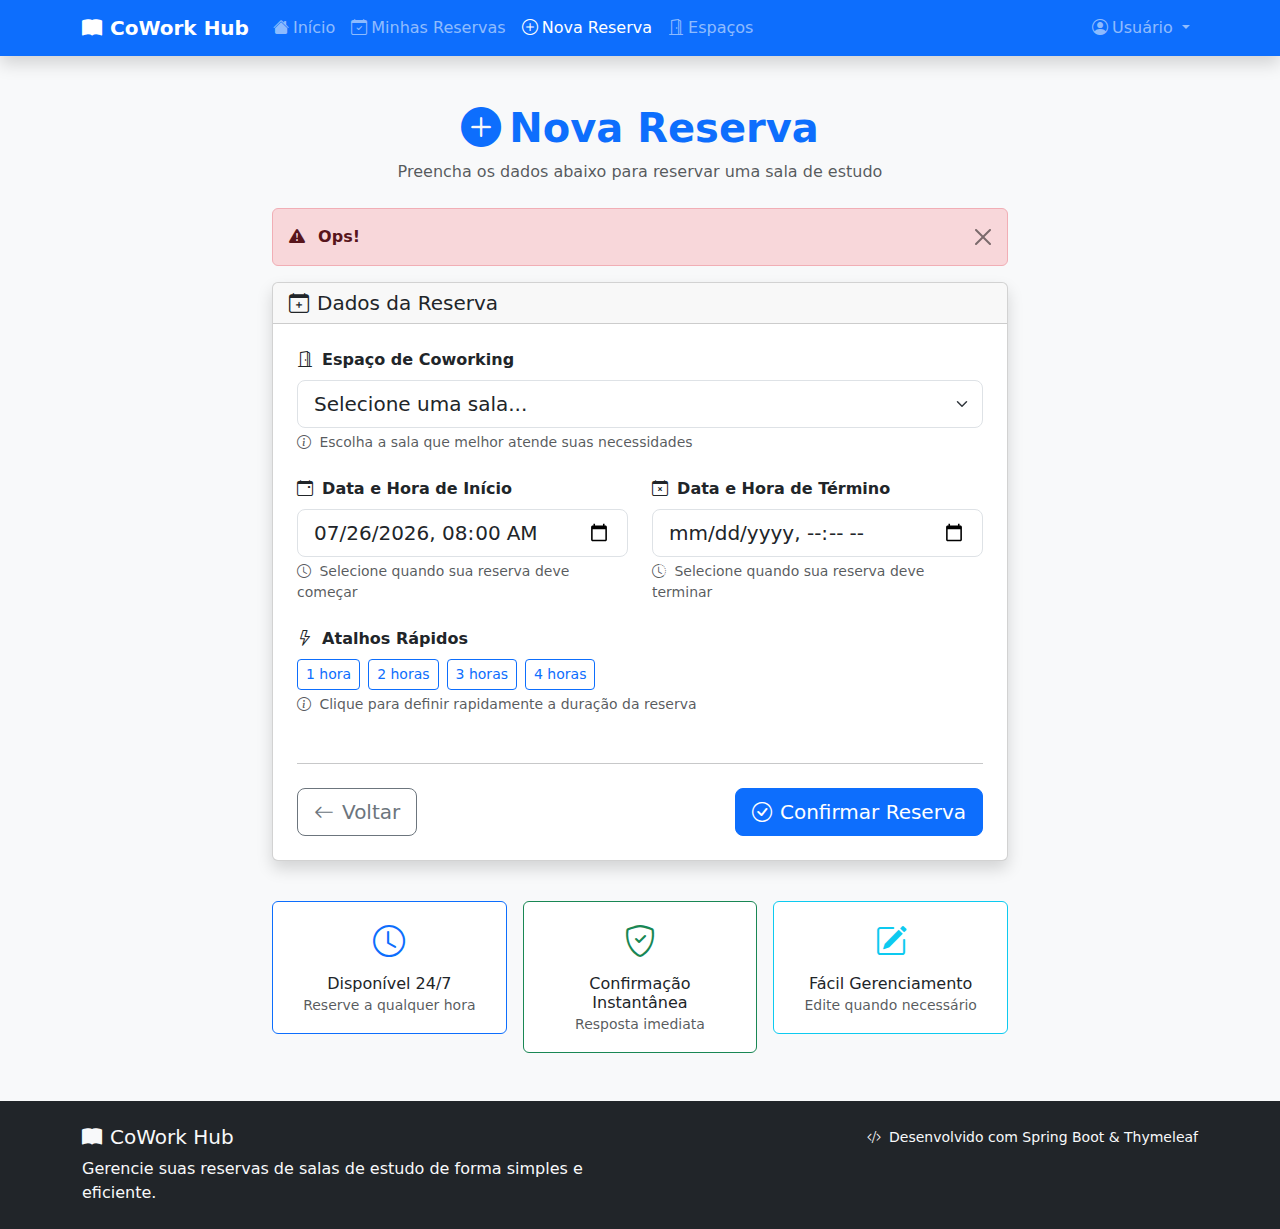
<file: target/classes/templates/reservations/form.html>
<!DOCTYPE html>
<html xmlns:th="http://www.thymeleaf.org">
<head>
    <meta charset="UTF-8">
    <meta name="viewport" content="width=device-width, initial-scale=1.0">
    <title>Nova Reserva - CoWork Hub</title>
    
    <!-- Bootstrap 5 CSS -->
    <link href="https://cdn.jsdelivr.net/npm/bootstrap@5.3.0/dist/css/bootstrap.min.css" rel="stylesheet">
    <!-- Bootstrap Icons -->
    <link href="https://cdn.jsdelivr.net/npm/bootstrap-icons@1.10.0/font/bootstrap-icons.css" rel="stylesheet">
    <!-- Custom CSS -->
    <link th:href="@{/css/styles.css}" rel="stylesheet" type="text/css">
    
    <!-- Favicon -->
    <link rel="icon" type="image/x-icon" href="data:image/svg+xml,<svg xmlns=%22http://www.w3.org/2000/svg%22 viewBox=%220 0 100 100%22><text y=%22.9em%22 font-size=%2290%22>🏢</text></svg>">
</head>
<body class="bg-light">
    <!-- Navbar -->
    <nav class="navbar navbar-expand-lg navbar-dark bg-primary shadow">
        <div class="container">
            <a class="navbar-brand d-flex align-items-center" th:href="@{/}">
                <i class="bi bi-book-fill me-2"></i>
                <span class="fw-bold">CoWork Hub</span>
            </a>
            
            <button class="navbar-toggler" type="button" data-bs-toggle="collapse" data-bs-target="#navbarNav">
                <span class="navbar-toggler-icon"></span>
            </button>
            
            <div class="collapse navbar-collapse" id="navbarNav">
                <ul class="navbar-nav me-auto">
                    <li class="nav-item">
                        <a class="nav-link" th:href="@{/}">
                            <i class="bi bi-house-fill me-1"></i>Início
                        </a>
                    </li>
                    <li class="nav-item">
                        <a class="nav-link" th:href="@{/reservations/mine}">
                            <i class="bi bi-calendar-check me-1"></i>Minhas Reservas
                        </a>
                    </li>
                    <li class="nav-item">
                        <a class="nav-link active" th:href="@{/reservations/new}">
                            <i class="bi bi-plus-circle me-1"></i>Nova Reserva
                        </a>
                    </li>
                    <li class="nav-item">
                        <a class="nav-link" th:href="@{/workspaces}">
                            <i class="bi bi-door-open me-1"></i>Espaços
                        </a>
                    </li>
                </ul>
                
                <ul class="navbar-nav">
                    <li class="nav-item dropdown">
                        <a class="nav-link dropdown-toggle" href="#" role="button" data-bs-toggle="dropdown">
                            <i class="bi bi-person-circle me-1"></i>Usuário
                        </a>
                        <ul class="dropdown-menu">
                            <li><a class="dropdown-item" href="#"><i class="bi bi-box-arrow-right me-2"></i>Sair</a></li>
                        </ul>
                    </li>
                </ul>
            </div>
        </div>
    </nav>

    <!-- Main Content -->
    <div class="container my-5">
        <div class="row justify-content-center">
            <div class="col-lg-8">
                <!-- Page Header -->
                <div class="text-center mb-4">
                    <h1 class="fw-bold text-primary">
                        <i class="bi bi-plus-circle-fill me-2"></i>Nova Reserva
                    </h1>
                    <p class="text-muted">Preencha os dados abaixo para reservar uma sala de estudo</p>
                </div>

                <!-- Error Alert -->
                <div th:if="${error}" class="alert alert-danger alert-dismissible fade show" role="alert">
                    <i class="bi bi-exclamation-triangle-fill me-2"></i>
                    <strong>Ops!</strong> <span th:text="${error}"></span>
                    <button type="button" class="btn-close" data-bs-dismiss="alert"></button>
                </div>

                <!-- Reservation Form -->
                <div class="card shadow">
                    <div class="card-header">
                        <h5 class="mb-0">
                            <i class="bi bi-calendar-plus me-2"></i>Dados da Reserva
                        </h5>
                    </div>
                    <div class="card-body p-4">
                        <form th:action="@{/reservations}" method="post">
                            <div class="row g-4">
                                <!-- Espaço Selection -->
                                <div class="col-12">
                                    <label for="roomId" class="form-label">
                                        <i class="bi bi-door-open me-1"></i>
                                        <strong>Espaço de Coworking</strong>
                                    </label>
                                    <select id="roomId" name="roomId" class="form-select form-select-lg" required>
                                        <option value="">Selecione uma sala...</option>
                                        <option th:each="r : ${workspaces}" th:value="${r.id}" th:text="${r.name}"></option>
                                    </select>
                                    <div class="form-text">
                                        <i class="bi bi-info-circle me-1"></i>
                                        Escolha a sala que melhor atende suas necessidades
                                    </div>
                                </div>

                                <!-- Date and Time -->
                                <div class="col-md-6">
                                    <label for="startAt" class="form-label">
                                        <i class="bi bi-calendar-event me-1"></i>
                                        <strong>Data e Hora de Início</strong>
                                    </label>
                                    <div class="datetime-input">
                                        <input type="datetime-local" 
                                               id="startAt" 
                                               name="startAtIso" 
                                               class="form-control form-control-lg" 
                                               required>
                                    </div>
                                    <div class="form-text">
                                        <i class="bi bi-clock me-1"></i>
                                        Selecione quando sua reserva deve começar
                                    </div>
                                </div>

                                <div class="col-md-6">
                                    <label for="endAt" class="form-label">
                                        <i class="bi bi-calendar-x me-1"></i>
                                        <strong>Data e Hora de Término</strong>
                                    </label>
                                    <div class="datetime-input">
                                        <input type="datetime-local" 
                                               id="endAt" 
                                               name="endAtIso" 
                                               class="form-control form-control-lg" 
                                               required>
                                    </div>
                                    <div class="form-text">
                                        <i class="bi bi-clock-history me-1"></i>
                                        Selecione quando sua reserva deve terminar
                                    </div>
                                </div>

                                <!-- Quick Time Buttons -->
                                <div class="col-12">
                                    <label class="form-label">
                                        <i class="bi bi-lightning me-1"></i>
                                        <strong>Atalhos Rápidos</strong>
                                    </label>
                                    <div class="d-flex gap-2 flex-wrap">
                                        <button type="button" class="btn btn-outline-primary btn-sm" onclick="setDuration(1)">
                                            1 hora
                                        </button>
                                        <button type="button" class="btn btn-outline-primary btn-sm" onclick="setDuration(2)">
                                            2 horas
                                        </button>
                                        <button type="button" class="btn btn-outline-primary btn-sm" onclick="setDuration(3)">
                                            3 horas
                                        </button>
                                        <button type="button" class="btn btn-outline-primary btn-sm" onclick="setDuration(4)">
                                            4 horas
                                        </button>
                                    </div>
                                    <div class="form-text">
                                        <i class="bi bi-info-circle me-1"></i>
                                        Clique para definir rapidamente a duração da reserva
                                    </div>
                                </div>

                                <!-- Action Buttons -->
                                <div class="col-12">
                                    <hr class="my-4">
                                    <div class="d-flex justify-content-between">
                                        <a th:href="@{/}" class="btn btn-outline-secondary btn-lg">
                                            <i class="bi bi-arrow-left me-2"></i>Voltar
                                        </a>
                                        <button type="submit" class="btn btn-primary btn-lg">
                                            <i class="bi bi-check-circle me-2"></i>Confirmar Reserva
                                        </button>
                                    </div>
                                </div>
                            </div>
                        </form>
                    </div>
                </div>

                <!-- Info Cards -->
                <div class="row g-3 mt-4">
                    <div class="col-md-4">
                        <div class="card border-primary">
                            <div class="card-body text-center">
                                <i class="bi bi-clock text-primary" style="font-size: 2rem;"></i>
                                <h6 class="mt-2 mb-0">Disponível 24/7</h6>
                                <small class="text-muted">Reserve a qualquer hora</small>
                            </div>
                        </div>
                    </div>
                    <div class="col-md-4">
                        <div class="card border-success">
                            <div class="card-body text-center">
                                <i class="bi bi-shield-check text-success" style="font-size: 2rem;"></i>
                                <h6 class="mt-2 mb-0">Confirmação Instantânea</h6>
                                <small class="text-muted">Resposta imediata</small>
                            </div>
                        </div>
                    </div>
                    <div class="col-md-4">
                        <div class="card border-info">
                            <div class="card-body text-center">
                                <i class="bi bi-pencil-square text-info" style="font-size: 2rem;"></i>
                                <h6 class="mt-2 mb-0">Fácil Gerenciamento</h6>
                                <small class="text-muted">Edite quando necessário</small>
                            </div>
                        </div>
                    </div>
                </div>
            </div>
        </div>
    </div>

    <!-- Footer -->
    <footer class="bg-dark text-light py-4 mt-5">
        <div class="container">
            <div class="row">
                <div class="col-md-6">
                    <h5><i class="bi bi-book-fill me-2"></i>CoWork Hub</h5>
                    <p class="mb-0">Gerencie suas reservas de salas de estudo de forma simples e eficiente.</p>
                </div>
                <div class="col-md-6 text-md-end">
                    <p class="mb-0">
                        <small>
                            <i class="bi bi-code-slash me-1"></i>
                            Desenvolvido com Spring Boot & Thymeleaf
                        </small>
                    </p>
                </div>
            </div>
        </div>
    </footer>

    <!-- Bootstrap 5 JS -->
    <script src="https://cdn.jsdelivr.net/npm/bootstrap@5.3.0/dist/js/bootstrap.bundle.min.js"></script>
    
    <!-- Custom JS for form functionality -->
    <script>
        // Set default date to today
        document.addEventListener('DOMContentLoaded', function() {
            const now = new Date();
            const today = now.toISOString().slice(0, 16);
            
            // Set start time to current time (rounded to next hour)
            const startInput = document.getElementById('startAt');
            const endInput = document.getElementById('endAt');
            
            if (!startInput.value) {
                now.setMinutes(0, 0, 0);
                now.setHours(now.getHours() + 1);
                startInput.value = now.toISOString().slice(0, 16);
            }
            
            // Update end time when start time changes
            startInput.addEventListener('change', function() {
                const startTime = new Date(this.value);
                if (startTime && !endInput.value) {
                    startTime.setHours(startTime.getHours() + 2);
                    endInput.value = startTime.toISOString().slice(0, 16);
                }
            });
        });
        
        // Function to set duration
        function setDuration(hours) {
            const startInput = document.getElementById('startAt');
            const endInput = document.getElementById('endAt');
            
            if (startInput.value) {
                const startTime = new Date(startInput.value);
                const endTime = new Date(startTime);
                endTime.setHours(endTime.getHours() + hours);
                endInput.value = endTime.toISOString().slice(0, 16);
            } else {
                alert('Por favor, selecione primeiro a data e hora de início');
            }
        }
    </script>
</body>
</html>
</file>
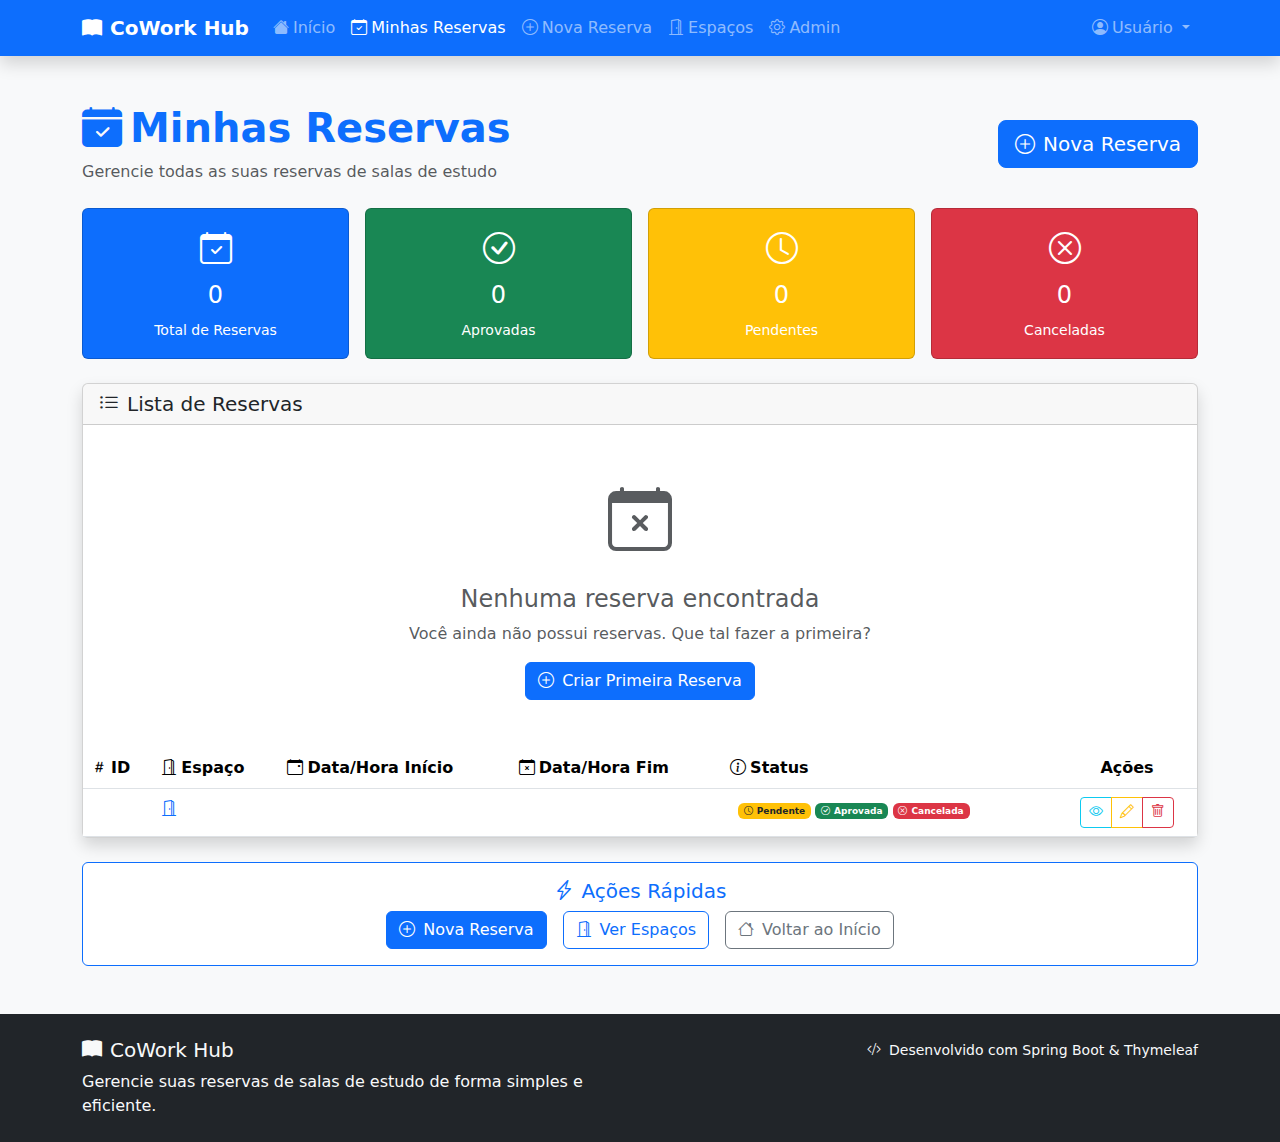
<file: target/classes/templates/reservations/mine.html>
<!DOCTYPE html>
<html xmlns:th="http://www.thymeleaf.org">
<head>
    <meta charset="UTF-8">
    <meta name="viewport" content="width=device-width, initial-scale=1.0">
    <title>Minhas Reservas - CoWork Hub</title>
    
    <!-- Bootstrap 5 CSS -->
    <link href="https://cdn.jsdelivr.net/npm/bootstrap@5.3.0/dist/css/bootstrap.min.css" rel="stylesheet">
    <!-- Bootstrap Icons -->
    <link href="https://cdn.jsdelivr.net/npm/bootstrap-icons@1.10.0/font/bootstrap-icons.css" rel="stylesheet">
    <!-- Custom CSS -->
    <link th:href="@{/css/styles.css}" rel="stylesheet" type="text/css">
    
    <!-- Favicon -->
    <link rel="icon" type="image/x-icon" href="data:image/svg+xml,<svg xmlns=%22http://www.w3.org/2000/svg%22 viewBox=%220 0 100 100%22><text y=%22.9em%22 font-size=%2290%22>🏢</text></svg>">
</head>
<body class="bg-light">
    <!-- Navbar -->
    <nav class="navbar navbar-expand-lg navbar-dark bg-primary shadow">
        <div class="container">
            <a class="navbar-brand d-flex align-items-center" th:href="@{/}">
                <i class="bi bi-book-fill me-2"></i>
                <span class="fw-bold">CoWork Hub</span>
            </a>
            
            <button class="navbar-toggler" type="button" data-bs-toggle="collapse" data-bs-target="#navbarNav">
                <span class="navbar-toggler-icon"></span>
            </button>
            
            <div class="collapse navbar-collapse" id="navbarNav">
                <ul class="navbar-nav me-auto">
                    <li class="nav-item">
                        <a class="nav-link" th:href="@{/}">
                            <i class="bi bi-house-fill me-1"></i>Início
                        </a>
                    </li>
                    <li class="nav-item">
                        <a class="nav-link active" th:href="@{/reservations/mine}">
                            <i class="bi bi-calendar-check me-1"></i>Minhas Reservas
                        </a>
                    </li>
                    <li class="nav-item">
                        <a class="nav-link" th:href="@{/reservations/new}">
                            <i class="bi bi-plus-circle me-1"></i>Nova Reserva
                        </a>
                    </li>
                    <li class="nav-item">
                        <a class="nav-link" th:href="@{/workspaces}">
                            <i class="bi bi-door-open me-1"></i>Espaços
                        </a>
                    </li>
                    <li class="nav-item">
                        <a class="nav-link" th:href="@{/reservations/admin}">
                            <i class="bi bi-gear me-1"></i>Admin
                        </a>
                    </li>
                </ul>
                
                <ul class="navbar-nav">
                    <li class="nav-item dropdown">
                        <a class="nav-link dropdown-toggle" href="#" role="button" data-bs-toggle="dropdown">
                            <i class="bi bi-person-circle me-1"></i>Usuário
                        </a>
                        <ul class="dropdown-menu">
                            <li><a class="dropdown-item" th:href="@{/logout}"><i class="bi bi-box-arrow-right me-2"></i>Sair</a></li>
                        </ul>
                    </li>
                </ul>
            </div>
        </div>
    </nav>

    <!-- Main Content -->
    <div class="container my-5">
        <!-- Page Header -->
        <div class="row mb-4">
            <div class="col">
                <div class="d-flex justify-content-between align-items-center">
                    <div>
                        <h1 class="fw-bold text-primary mb-2">
                            <i class="bi bi-calendar-check-fill me-2"></i>Minhas Reservas
                        </h1>
                        <p class="text-muted mb-0">Gerencie todas as suas reservas de salas de estudo</p>
                    </div>
                    <div>
                        <a th:href="@{/reservations/new}" class="btn btn-primary btn-lg">
                            <i class="bi bi-plus-circle me-2"></i>Nova Reserva
                        </a>
                    </div>
                </div>
            </div>
        </div>

        <!-- Quick Stats -->
        <div class="row g-3 mb-4">
            <div class="col-md-3">
                <div class="card bg-primary text-white">
                    <div class="card-body text-center">
                        <i class="bi bi-calendar-check" style="font-size: 2rem;"></i>
                        <h4 class="mt-2" th:text="${#lists.size(reservations)}">0</h4>
                        <small>Total de Reservas</small>
                    </div>
                </div>
            </div>
            <div class="col-md-3">
                <div class="card bg-success text-white">
                    <div class="card-body text-center">
                        <i class="bi bi-check-circle" style="font-size: 2rem;"></i>
                        <h4 class="mt-2" th:text="${#lists.size(reservations.?[status.name() == 'APPROVED'])}">0</h4>
                        <small>Aprovadas</small>
                    </div>
                </div>
            </div>
            <div class="col-md-3">
                <div class="card bg-warning text-white">
                    <div class="card-body text-center">
                        <i class="bi bi-clock" style="font-size: 2rem;"></i>
                        <h4 class="mt-2" th:text="${#lists.size(reservations.?[status.name() == 'PENDING'])}">0</h4>
                        <small>Pendentes</small>
                    </div>
                </div>
            </div>
            <div class="col-md-3">
                <div class="card bg-danger text-white">
                    <div class="card-body text-center">
                        <i class="bi bi-x-circle" style="font-size: 2rem;"></i>
                        <h4 class="mt-2" th:text="${#lists.size(reservations.?[status.name() == 'CANCELLED'])}">0</h4>
                        <small>Canceladas</small>
                    </div>
                </div>
            </div>
        </div>

        <!-- Reservations Table -->
        <div class="card shadow">
            <div class="card-header">
                <h5 class="mb-0">
                    <i class="bi bi-list-ul me-2"></i>Lista de Reservas
                </h5>
            </div>
            <div class="card-body p-0">
                <div th:if="${#lists.isEmpty(reservations)}" class="text-center py-5">
                    <i class="bi bi-calendar-x text-muted" style="font-size: 4rem;"></i>
                    <h4 class="text-muted mt-3">Nenhuma reserva encontrada</h4>
                    <p class="text-muted">Você ainda não possui reservas. Que tal fazer a primeira?</p>
                    <a th:href="@{/reservations/new}" class="btn btn-primary">
                        <i class="bi bi-plus-circle me-2"></i>Criar Primeira Reserva
                    </a>
                </div>

                <div th:if="${!#lists.isEmpty(reservations)}" class="table-responsive">
                    <table class="table table-hover mb-0">
                        <thead>
                            <tr>
                                <th scope="col">
                                    <i class="bi bi-hash me-1"></i>ID
                                </th>
                                <th scope="col">
                                    <i class="bi bi-door-open me-1"></i>Espaço
                                </th>
                                <th scope="col">
                                    <i class="bi bi-calendar-event me-1"></i>Data/Hora Início
                                </th>
                                <th scope="col">
                                    <i class="bi bi-calendar-x me-1"></i>Data/Hora Fim
                                </th>
                                <th scope="col">
                                    <i class="bi bi-info-circle me-1"></i>Status
                                </th>
                                <th scope="col" class="text-center">Ações</th>
                            </tr>
                        </thead>
                        <tbody>
                            <tr th:each="reservation : ${reservations}">
                                <td>
                                    <span class="badge bg-secondary" th:text="'#' + ${reservation.id}"></span>
                                </td>
                                <td>
                                    <div class="d-flex align-items-center">
                                        <i class="bi bi-door-open text-primary me-2"></i>
                                        <span th:text="${reservation.workspace.name}" class="fw-medium"></span>
                                    </div>
                                </td>
                                <td>
                                    <div class="d-flex flex-column">
                                        <span class="fw-medium" th:text="${#temporals.format(reservation.startAt, 'dd/MM/yyyy')}"></span>
                                        <small class="text-muted" th:text="${#temporals.format(reservation.startAt, 'HH:mm')}"></small>
                                    </div>
                                </td>
                                <td>
                                    <div class="d-flex flex-column">
                                        <span class="fw-medium" th:text="${#temporals.format(reservation.endAt, 'dd/MM/yyyy')}"></span>
                                        <small class="text-muted" th:text="${#temporals.format(reservation.endAt, 'HH:mm')}"></small>
                                    </div>
                                </td>
                                <td>
                                    <span th:switch="${reservation.status.name()}"
                                          class="badge">
                                        <span th:case="'PENDING'" class="badge bg-warning text-dark">
                                            <i class="bi bi-clock me-1"></i>Pendente
                                        </span>
                                        <span th:case="'APPROVED'" class="badge bg-success">
                                            <i class="bi bi-check-circle me-1"></i>Aprovada
                                        </span>
                                        <span th:case="'CANCELLED'" class="badge bg-danger">
                                            <i class="bi bi-x-circle me-1"></i>Cancelada
                                        </span>
                                    </span>
                                </td>
                                <td class="text-center">
                                    <div class="btn-group btn-group-sm" role="group">
                                        <button type="button" class="btn btn-outline-info" 
                                                data-bs-toggle="tooltip" 
                                                data-bs-placement="top" 
                                                title="Ver detalhes">
                                            <i class="bi bi-eye"></i>
                                        </button>
                                        <button type="button" 
                                                class="btn btn-outline-warning"
                                                th:if="${reservation.status.name() == 'PENDING'}"
                                                data-bs-toggle="tooltip" 
                                                data-bs-placement="top" 
                                                title="Editar reserva">
                                            <i class="bi bi-pencil"></i>
                                        </button>
                                        <button type="button" 
                                                class="btn btn-outline-danger"
                                                th:if="${reservation.status.name() != 'CANCELLED'}"
                                                data-bs-toggle="tooltip" 
                                                data-bs-placement="top" 
                                                title="Cancelar reserva">
                                            <i class="bi bi-trash"></i>
                                        </button>
                                    </div>
                                </td>
                            </tr>
                        </tbody>
                    </table>
                </div>
            </div>
        </div>

        <!-- Quick Actions -->
        <div class="row mt-4">
            <div class="col-12">
                <div class="card border-primary">
                    <div class="card-body text-center">
                        <h5 class="text-primary">
                            <i class="bi bi-lightning-charge me-2"></i>Ações Rápidas
                        </h5>
                        <div class="d-flex justify-content-center gap-3 flex-wrap">
                            <a th:href="@{/reservations/new}" class="btn btn-primary">
                                <i class="bi bi-plus-circle me-2"></i>Nova Reserva
                            </a>
                            <a th:href="@{/workspaces}" class="btn btn-outline-primary">
                                <i class="bi bi-door-open me-2"></i>Ver Espaços
                            </a>
                            <a th:href="@{/}" class="btn btn-outline-secondary">
                                <i class="bi bi-house me-2"></i>Voltar ao Início
                            </a>
                        </div>
                    </div>
                </div>
            </div>
        </div>
    </div>

    <!-- Footer -->
    <footer class="bg-dark text-light py-4 mt-5">
        <div class="container">
            <div class="row">
                <div class="col-md-6">
                    <h5><i class="bi bi-book-fill me-2"></i>CoWork Hub</h5>
                    <p class="mb-0">Gerencie suas reservas de salas de estudo de forma simples e eficiente.</p>
                </div>
                <div class="col-md-6 text-md-end">
                    <p class="mb-0">
                        <small>
                            <i class="bi bi-code-slash me-1"></i>
                            Desenvolvido com Spring Boot & Thymeleaf
                        </small>
                    </p>
                </div>
            </div>
        </div>
    </footer>

    <!-- Bootstrap 5 JS -->
    <script src="https://cdn.jsdelivr.net/npm/bootstrap@5.3.0/dist/js/bootstrap.bundle.min.js"></script>
    <!-- Custom JS -->
    <script th:src="@{/js/app.js}"></script>
</body>
</html>
</file>
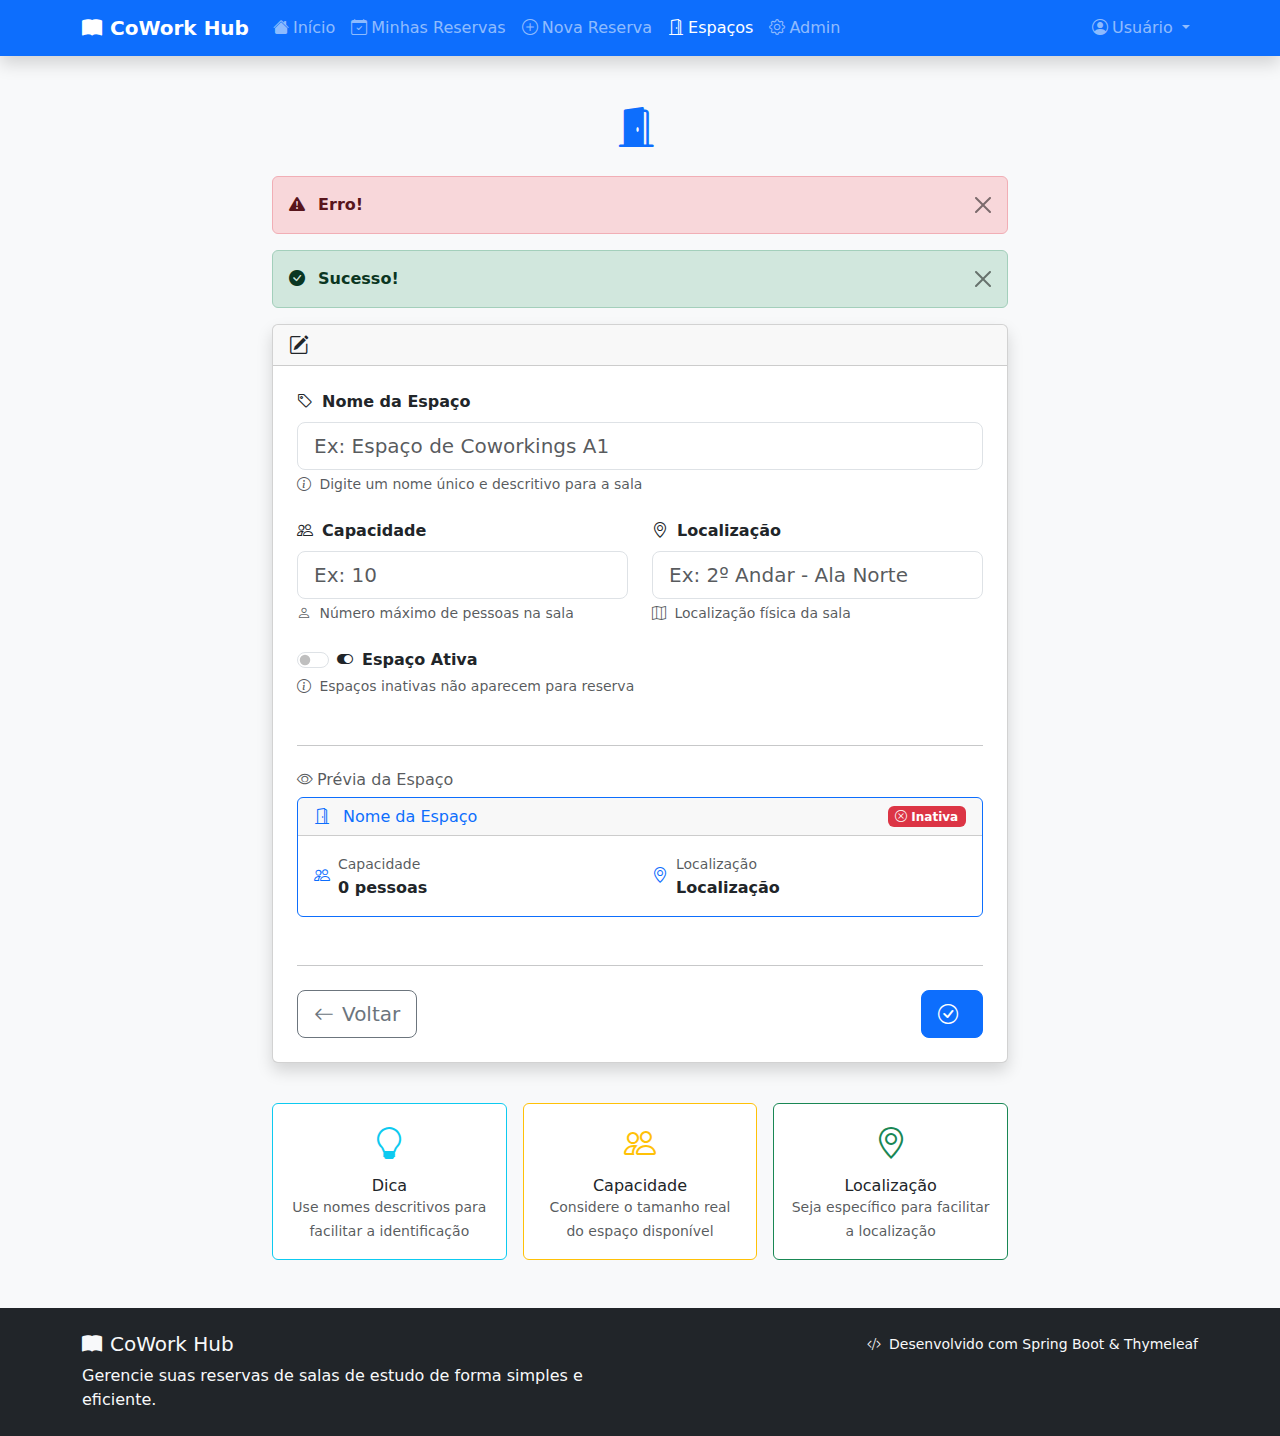
<file: target/classes/templates/workspaces/form.html>
<!DOCTYPE html>
<html xmlns:th="http://www.thymeleaf.org">
<head>
    <meta charset="UTF-8">
    <meta name="viewport" content="width=device-width, initial-scale=1.0">
    <title th:text="${workspace.id} != null ? 'Editar Espaço' : 'Nova Espaço'">Formulário de Espaço</title>
    
    <!-- Bootstrap 5 CSS -->
    <link href="https://cdn.jsdelivr.net/npm/bootstrap@5.3.0/dist/css/bootstrap.min.css" rel="stylesheet">
    <!-- Bootstrap Icons -->
    <link href="https://cdn.jsdelivr.net/npm/bootstrap-icons@1.10.0/font/bootstrap-icons.css" rel="stylesheet">
    <!-- Custom CSS -->
    <link th:href="@{/css/styles.css}" rel="stylesheet" type="text/css">
    
    <!-- Favicon -->
    <link rel="icon" type="image/x-icon" href="data:image/svg+xml,<svg xmlns=%22http://www.w3.org/2000/svg%22 viewBox=%220 0 100 100%22><text y=%22.9em%22 font-size=%2290%22>🏢</text></svg>">
</head>
<body class="bg-light">
    <!-- Navbar -->
    <nav class="navbar navbar-expand-lg navbar-dark bg-primary shadow">
        <div class="container">
            <a class="navbar-brand d-flex align-items-center" th:href="@{/}">
                <i class="bi bi-book-fill me-2"></i>
                <span class="fw-bold">CoWork Hub</span>
            </a>
            
            <button class="navbar-toggler" type="button" data-bs-toggle="collapse" data-bs-target="#navbarNav">
                <span class="navbar-toggler-icon"></span>
            </button>
            
            <div class="collapse navbar-collapse" id="navbarNav">
                <ul class="navbar-nav me-auto">
                    <li class="nav-item">
                        <a class="nav-link" th:href="@{/}">
                            <i class="bi bi-house-fill me-1"></i>Início
                        </a>
                    </li>
                    <li class="nav-item">
                        <a class="nav-link" th:href="@{/reservations/mine}">
                            <i class="bi bi-calendar-check me-1"></i>Minhas Reservas
                        </a>
                    </li>
                    <li class="nav-item">
                        <a class="nav-link" th:href="@{/reservations/new}">
                            <i class="bi bi-plus-circle me-1"></i>Nova Reserva
                        </a>
                    </li>
                    <li class="nav-item">
                        <a class="nav-link active" th:href="@{/workspaces}">
                            <i class="bi bi-door-open me-1"></i>Espaços
                        </a>
                    </li>
                    <li class="nav-item">
                        <a class="nav-link" th:href="@{/reservations/admin}">
                            <i class="bi bi-gear me-1"></i>Admin
                        </a>
                    </li>
                </ul>
                
                <ul class="navbar-nav">
                    <li class="nav-item dropdown">
                        <a class="nav-link dropdown-toggle" href="#" role="button" data-bs-toggle="dropdown">
                            <i class="bi bi-person-circle me-1"></i>Usuário
                        </a>
                        <ul class="dropdown-menu">
                            <li><a class="dropdown-item" th:href="@{/logout}"><i class="bi bi-box-arrow-right me-2"></i>Sair</a></li>
                        </ul>
                    </li>
                </ul>
            </div>
        </div>
    </nav>

    <!-- Main Content -->
    <div class="container my-5">
        <div class="row justify-content-center">
            <div class="col-lg-8">
                <!-- Page Header -->
                <div class="text-center mb-4">
                    <h1 class="fw-bold text-primary">
                        <i class="bi bi-door-open-fill me-2"></i>
                        <span th:text="${workspace.id} != null ? 'Editar Espaço' : 'Nova Espaço'"></span>
                    </h1>
                    <p class="text-muted" th:text="${workspace.id} != null ? 'Atualize as informações da sala' : 'Preencha os dados para cadastrar uma nova sala'"></p>
                </div>

                <!-- Error/Success Alerts -->
                <div th:if="${error}" class="alert alert-danger alert-dismissible fade show" role="alert">
                    <i class="bi bi-exclamation-triangle-fill me-2"></i>
                    <strong>Erro!</strong> <span th:text="${error}"></span>
                    <button type="button" class="btn-close" data-bs-dismiss="alert"></button>
                </div>

                <div th:if="${success}" class="alert alert-success alert-dismissible fade show" role="alert">
                    <i class="bi bi-check-circle-fill me-2"></i>
                    <strong>Sucesso!</strong> <span th:text="${success}"></span>
                    <button type="button" class="btn-close" data-bs-dismiss="alert"></button>
                </div>

                <!-- Espaço Form -->
                <div class="card shadow">
                    <div class="card-header">
                        <h5 class="mb-0">
                            <i class="bi bi-pencil-square me-2"></i>
                            <span th:text="${workspace.id} != null ? 'Dados da Espaço #' + ${workspace.id} : 'Dados da Nova Espaço'"></span>
                        </h5>
                    </div>
                    <div class="card-body p-4">
                        <form th:action="${workspace.id} != null ? @{'/workspaces/' + ${workspace.id}} : @{/workspaces}" method="post">
                            <div class="row g-4">
                                <!-- Espaço Name -->
                                <div class="col-12">
                                    <label for="name" class="form-label">
                                        <i class="bi bi-tag me-1"></i>
                                        <strong>Nome da Espaço</strong>
                                    </label>
                                    <input type="text" 
                                           id="name" 
                                           name="name" 
                                           class="form-control form-control-lg" 
                                           placeholder="Ex: Espaço de Coworkings A1"
                                           th:value="${workspace.name}"
                                           required>
                                    <div class="form-text">
                                        <i class="bi bi-info-circle me-1"></i>
                                        Digite um nome único e descritivo para a sala
                                    </div>
                                </div>

                                <!-- Capacity and Location -->
                                <div class="col-md-6">
                                    <label for="capacity" class="form-label">
                                        <i class="bi bi-people me-1"></i>
                                        <strong>Capacidade</strong>
                                    </label>
                                    <input type="number" 
                                           id="capacity" 
                                           name="capacity" 
                                           class="form-control form-control-lg" 
                                           placeholder="Ex: 10"
                                           th:value="${workspace.capacity}"
                                           min="1" 
                                           max="100"
                                           required>
                                    <div class="form-text">
                                        <i class="bi bi-person me-1"></i>
                                        Número máximo de pessoas na sala
                                    </div>
                                </div>

                                <div class="col-md-6">
                                    <label for="location" class="form-label">
                                        <i class="bi bi-geo-alt me-1"></i>
                                        <strong>Localização</strong>
                                    </label>
                                    <input type="text" 
                                           id="location" 
                                           name="location" 
                                           class="form-control form-control-lg" 
                                           placeholder="Ex: 2º Andar - Ala Norte"
                                           th:value="${workspace.location}"
                                           required>
                                    <div class="form-text">
                                        <i class="bi bi-map me-1"></i>
                                        Localização física da sala
                                    </div>
                                </div>

                                <!-- Active Status -->
                                <div class="col-12">
                                    <div class="form-check form-switch">
                                        <input class="form-check-input" 
                                               type="checkbox" 
                                               id="active" 
                                               name="active" 
                                               th:checked="${workspace.active}">
                                        <label class="form-check-label" for="active">
                                            <i class="bi bi-toggle-on me-1"></i>
                                            <strong>Espaço Ativa</strong>
                                        </label>
                                    </div>
                                    <div class="form-text">
                                        <i class="bi bi-info-circle me-1"></i>
                                        Espaços inativas não aparecem para reserva
                                    </div>
                                </div>

                                <!-- Preview Card -->
                                <div class="col-12">
                                    <hr class="my-4">
                                    <h6 class="text-muted">
                                        <i class="bi bi-eye me-1"></i>Prévia da Espaço
                                    </h6>
                                    <div class="card border-primary">
                                        <div class="card-header d-flex justify-content-between align-items-center">
                                            <h6 class="mb-0 text-primary">
                                                <i class="bi bi-door-open me-2"></i>
                                                <span id="previewName">Nome da Espaço</span>
                                            </h6>
                                            <span id="previewStatus" class="badge bg-success">
                                                <i class="bi bi-check-circle me-1"></i>Ativa
                                            </span>
                                        </div>
                                        <div class="card-body">
                                            <div class="row">
                                                <div class="col-6">
                                                    <div class="d-flex align-items-center">
                                                        <i class="bi bi-people text-primary me-2"></i>
                                                        <div>
                                                            <small class="text-muted">Capacidade</small>
                                                            <div class="fw-bold">
                                                                <span id="previewCapacity">0</span> pessoas
                                                            </div>
                                                        </div>
                                                    </div>
                                                </div>
                                                <div class="col-6">
                                                    <div class="d-flex align-items-center">
                                                        <i class="bi bi-geo-alt text-primary me-2"></i>
                                                        <div>
                                                            <small class="text-muted">Localização</small>
                                                            <div class="fw-bold" id="previewLocation">Localização</div>
                                                        </div>
                                                    </div>
                                                </div>
                                            </div>
                                        </div>
                                    </div>
                                </div>

                                <!-- Action Buttons -->
                                <div class="col-12">
                                    <hr class="my-4">
                                    <div class="d-flex justify-content-between">
                                        <a th:href="@{/workspaces}" class="btn btn-outline-secondary btn-lg">
                                            <i class="bi bi-arrow-left me-2"></i>Voltar
                                        </a>
                                        <button type="submit" class="btn btn-primary btn-lg">
                                            <i class="bi bi-check-circle me-2"></i>
                                            <span th:text="${workspace.id} != null ? 'Atualizar Espaço' : 'Criar Espaço'"></span>
                                        </button>
                                    </div>
                                </div>
                            </div>
                        </form>
                    </div>
                </div>

                <!-- Tips Card -->
                <div class="row g-3 mt-4">
                    <div class="col-md-4">
                        <div class="card border-info">
                            <div class="card-body text-center">
                                <i class="bi bi-lightbulb text-info" style="font-size: 2rem;"></i>
                                <h6 class="mt-2 mb-0">Dica</h6>
                                <small class="text-muted">Use nomes descritivos para facilitar a identificação</small>
                            </div>
                        </div>
                    </div>
                    <div class="col-md-4">
                        <div class="card border-warning">
                            <div class="card-body text-center">
                                <i class="bi bi-people text-warning" style="font-size: 2rem;"></i>
                                <h6 class="mt-2 mb-0">Capacidade</h6>
                                <small class="text-muted">Considere o tamanho real do espaço disponível</small>
                            </div>
                        </div>
                    </div>
                    <div class="col-md-4">
                        <div class="card border-success">
                            <div class="card-body text-center">
                                <i class="bi bi-geo-alt text-success" style="font-size: 2rem;"></i>
                                <h6 class="mt-2 mb-0">Localização</h6>
                                <small class="text-muted">Seja específico para facilitar a localização</small>
                            </div>
                        </div>
                    </div>
                </div>
            </div>
        </div>
    </div>

    <!-- Footer -->
    <footer class="bg-dark text-light py-4 mt-5">
        <div class="container">
            <div class="row">
                <div class="col-md-6">
                    <h5><i class="bi bi-book-fill me-2"></i>CoWork Hub</h5>
                    <p class="mb-0">Gerencie suas reservas de salas de estudo de forma simples e eficiente.</p>
                </div>
                <div class="col-md-6 text-md-end">
                    <p class="mb-0">
                        <small>
                            <i class="bi bi-code-slash me-1"></i>
                            Desenvolvido com Spring Boot & Thymeleaf
                        </small>
                    </p>
                </div>
            </div>
        </div>
    </footer>

    <!-- Bootstrap 5 JS -->
    <script src="https://cdn.jsdelivr.net/npm/bootstrap@5.3.0/dist/js/bootstrap.bundle.min.js"></script>
    <!-- Custom JS -->
    <script th:src="@{/js/app.js}"></script>
    
    <!-- Page-specific JavaScript -->
    <script>
        document.addEventListener('DOMContentLoaded', function() {
            // Update preview in real-time
            function updatePreview() {
                const name = document.getElementById('name').value || 'Nome da Espaço';
                const capacity = document.getElementById('capacity').value || '0';
                const location = document.getElementById('location').value || 'Localização';
                const active = document.getElementById('active').checked;
                
                document.getElementById('previewName').textContent = name;
                document.getElementById('previewCapacity').textContent = capacity;
                document.getElementById('previewLocation').textContent = location;
                
                const statusBadge = document.getElementById('previewStatus');
                if (active) {
                    statusBadge.className = 'badge bg-success';
                    statusBadge.innerHTML = '<i class="bi bi-check-circle me-1"></i>Ativa';
                } else {
                    statusBadge.className = 'badge bg-danger';
                    statusBadge.innerHTML = '<i class="bi bi-x-circle me-1"></i>Inativa';
                }
            }
            
            // Add event listeners
            document.getElementById('name').addEventListener('input', updatePreview);
            document.getElementById('capacity').addEventListener('input', updatePreview);
            document.getElementById('location').addEventListener('input', updatePreview);
            document.getElementById('active').addEventListener('change', updatePreview);
            
            // Initial preview update
            updatePreview();
        });
    </script>
</body>
</html>
</file>
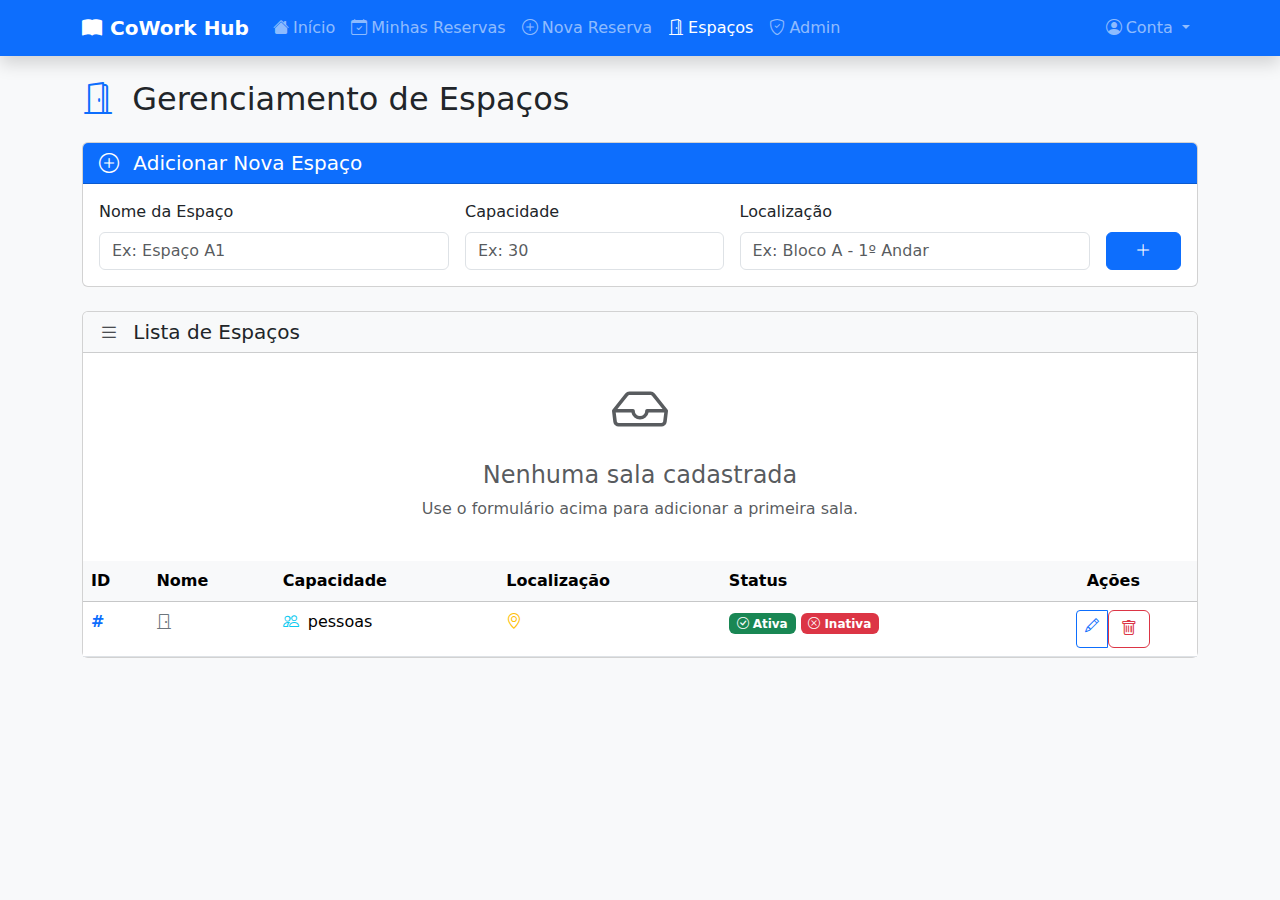
<file: target/classes/templates/workspaces/list.html>
<!DOCTYPE html>
<html xmlns:th="http://www.thymeleaf.org">
<head>
    <meta charset="UTF-8">
    <meta name="viewport" content="width=device-width, initial-scale=1.0">
    <title>Espaços - CoWork Hub</title>
    
    <!-- Bootstrap 5 CSS -->
    <link href="https://cdn.jsdelivr.net/npm/bootstrap@5.3.0/dist/css/bootstrap.min.css" rel="stylesheet">
    <!-- Bootstrap Icons -->
    <link href="https://cdn.jsdelivr.net/npm/bootstrap-icons@1.10.0/font/bootstrap-icons.css" rel="stylesheet">
    <!-- Custom CSS -->
    <link th:href="@{/css/styles.css}" rel="stylesheet" type="text/css">
</head>
<body class="bg-light">
    <!-- Navbar -->
    <nav class="navbar navbar-expand-lg navbar-dark bg-primary shadow">
        <div class="container">
            <a class="navbar-brand d-flex align-items-center" th:href="@{/}">
                <i class="bi bi-book-fill me-2"></i>
                <span class="fw-bold">CoWork Hub</span>
            </a>
            
            <button class="navbar-toggler" type="button" data-bs-toggle="collapse" data-bs-target="#navbarNav">
                <span class="navbar-toggler-icon"></span>
            </button>
            
            <div class="collapse navbar-collapse" id="navbarNav">
                <ul class="navbar-nav me-auto">
                    <li class="nav-item">
                        <a class="nav-link" th:href="@{/}">
                            <i class="bi bi-house-fill me-1"></i>Início
                        </a>
                    </li>
                    <li class="nav-item">
                        <a class="nav-link" th:href="@{/reservations/mine}">
                            <i class="bi bi-calendar-check me-1"></i>Minhas Reservas
                        </a>
                    </li>
                    <li class="nav-item">
                        <a class="nav-link" th:href="@{/reservations/new}">
                            <i class="bi bi-plus-circle me-1"></i>Nova Reserva
                        </a>
                    </li>
                    <li class="nav-item">
                        <a class="nav-link active" th:href="@{/workspaces}">
                            <i class="bi bi-door-open me-1"></i>Espaços
                        </a>
                    </li>
                    <li class="nav-item">
                        <a class="nav-link" th:href="@{/reservations/admin}">
                            <i class="bi bi-shield-check me-1"></i>Admin
                        </a>
                    </li>
                </ul>
                
                <ul class="navbar-nav">
                    <li class="nav-item dropdown">
                        <a class="nav-link dropdown-toggle" href="#" data-bs-toggle="dropdown">
                            <i class="bi bi-person-circle me-1"></i>Conta
                        </a>
                        <ul class="dropdown-menu">
                            <li><a class="dropdown-item" th:href="@{/logout}">
                                <i class="bi bi-box-arrow-right me-1"></i>Sair
                            </a></li>
                        </ul>
                    </li>
                </ul>
            </div>
        </div>
    </nav>

    <!-- Main Content -->
    <div class="container mt-4">
        <div class="row">
            <div class="col-12">
                <div class="d-flex justify-content-between align-items-center mb-4">
                    <h1 class="h2 mb-0">
                        <i class="bi bi-door-open me-2 text-primary"></i>
                        Gerenciamento de Espaços
                    </h1>
                </div>

                <!-- Add Espaço Form -->
                <div class="card mb-4">
                    <div class="card-header bg-primary text-white">
                        <h5 class="mb-0">
                            <i class="bi bi-plus-circle me-2"></i>
                            Adicionar Nova Espaço
                        </h5>
                    </div>
                    <div class="card-body">
                        <form th:action="@{/workspaces}" th:object="${workspace}" method="post" class="row g-3">
                            <div class="col-md-4">
                                <label for="name" class="form-label">Nome da Espaço</label>
                                <input th:field="*{name}" id="name" class="form-control" placeholder="Ex: Espaço A1" required/>
                            </div>
                            <div class="col-md-3">
                                <label for="capacity" class="form-label">Capacidade</label>
                                <input th:field="*{capacity}" id="capacity" type="number" min="1" max="100" class="form-control" placeholder="Ex: 30" required/>
                            </div>
                            <div class="col-md-4">
                                <label for="location" class="form-label">Localização</label>
                                <input th:field="*{location}" id="location" class="form-control" placeholder="Ex: Bloco A - 1º Andar" required/>
                            </div>
                            <div class="col-md-1 d-flex align-items-end">
                                <button class="btn btn-primary w-100" type="submit">
                                    <i class="bi bi-plus-lg"></i>
                                </button>
                            </div>
                        </form>
                    </div>
                </div>

                <!-- Espaços List -->
                <div class="card">
                    <div class="card-header bg-light">
                        <h5 class="mb-0">
                            <i class="bi bi-list me-2"></i>
                            Lista de Espaços
                        </h5>
                    </div>
                    <div class="card-body p-0">
                        <div th:if="${#lists.isEmpty(workspaces)}" class="text-center py-4">
                            <i class="bi bi-inbox display-4 text-muted"></i>
                            <h4 class="text-muted mt-3">Nenhuma sala cadastrada</h4>
                            <p class="text-muted">Use o formulário acima para adicionar a primeira sala.</p>
                        </div>
                        
                        <div th:if="${!#lists.isEmpty(workspaces)}" class="table-responsive">
                            <table class="table table-hover mb-0">
                                <thead class="table-light">
                                    <tr>
                                        <th scope="col">ID</th>
                                        <th scope="col">Nome</th>
                                        <th scope="col">Capacidade</th>
                                        <th scope="col">Localização</th>
                                        <th scope="col">Status</th>
                                        <th scope="col" class="text-center">Ações</th>
                                    </tr>
                                </thead>
                                <tbody>
                                    <tr th:each="r : ${workspaces}">
                                        <td class="fw-bold text-primary">#<span th:text="${r.id}"></span></td>
                                        <td>
                                            <i class="bi bi-door-closed me-2 text-secondary"></i>
                                            <span th:text="${r.name}"></span>
                                        </td>
                                        <td>
                                            <i class="bi bi-people me-1 text-info"></i>
                                            <span th:text="${r.capacity}"></span> pessoas
                                        </td>
                                        <td>
                                            <i class="bi bi-geo-alt me-1 text-warning"></i>
                                            <span th:text="${r.location}"></span>
                                        </td>
                                        <td>
                                            <span th:if="${r.active}" class="badge bg-success">
                                                <i class="bi bi-check-circle me-1"></i>Ativa
                                            </span>
                                            <span th:unless="${r.active}" class="badge bg-danger">
                                                <i class="bi bi-x-circle me-1"></i>Inativa
                                            </span>
                                        </td>
                                        <td class="text-center">
                                            <div class="btn-group btn-group-sm" role="group">
                                                <a th:href="@{'/workspaces/' + ${r.id} + '/edit'}" class="btn btn-outline-primary" title="Editar sala">
                                                    <i class="bi bi-pencil"></i>
                                                </a>
                                                <form th:action="@{'/workspaces/' + ${r.id} + '/delete'}" method="post" class="d-inline" 
                                                      onsubmit="return confirm('Tem certeza que deseja excluir esta sala?')">
                                                    <button class="btn btn-outline-danger" type="submit" title="Excluir sala">
                                                        <i class="bi bi-trash"></i>
                                                    </button>
                                                </form>
                                            </div>
                                        </td>
                                    </tr>
                                </tbody>
                            </table>
                        </div>
                    </div>
                </div>
            </div>
        </div>
    </div>

    <!-- Bootstrap JS -->
    <script src="https://cdn.jsdelivr.net/npm/bootstrap@5.3.0/dist/js/bootstrap.bundle.min.js"></script>
</body>
</html>
</file>
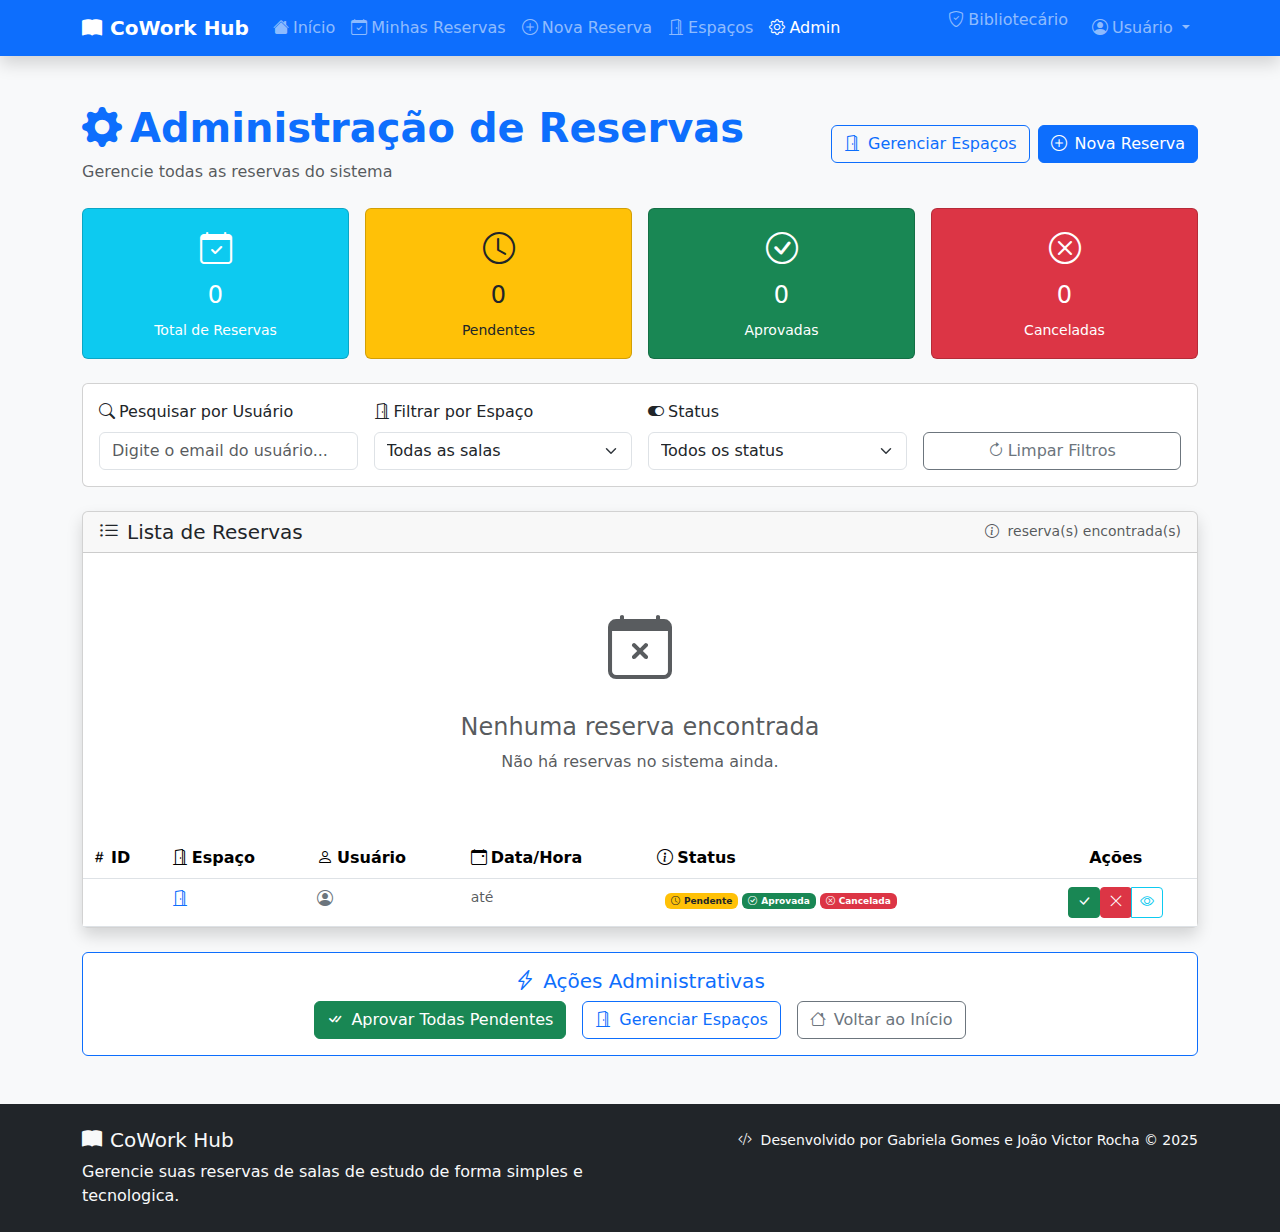
<file: src/main/resources/templates/reservations/admin.html>
<!DOCTYPE html>
<html xmlns:th="http://www.thymeleaf.org">
<head>
    <meta charset="UTF-8">
    <meta name="viewport" content="width=device-width, initial-scale=1.0">
    <title>Admin Reservas - CoWork Hub</title>
    
    <!-- Bootstrap 5 CSS -->
    <link href="https://cdn.jsdelivr.net/npm/bootstrap@5.3.0/dist/css/bootstrap.min.css" rel="stylesheet">
    <!-- Bootstrap Icons -->
    <link href="https://cdn.jsdelivr.net/npm/bootstrap-icons@1.10.0/font/bootstrap-icons.css" rel="stylesheet">
    <!-- Custom CSS -->
    <link th:href="@{/css/styles.css}" rel="stylesheet" type="text/css">
    
    <!-- Favicon -->
    <link rel="icon" type="image/x-icon" href="data:image/svg+xml,<svg xmlns=%22http://www.w3.org/2000/svg%22 viewBox=%220 0 100 100%22><text y=%22.9em%22 font-size=%2290%22>🏢</text></svg>">
</head>
<body class="bg-light">
    <!-- Navbar -->
    <nav class="navbar navbar-expand-lg navbar-dark bg-primary shadow">
        <div class="container">
            <a class="navbar-brand d-flex align-items-center" th:href="@{/}">
                <i class="bi bi-book-fill me-2"></i>
                <span class="fw-bold">CoWork Hub</span>
            </a>
            
            <button class="navbar-toggler" type="button" data-bs-toggle="collapse" data-bs-target="#navbarNav">
                <span class="navbar-toggler-icon"></span>
            </button>
            
            <div class="collapse navbar-collapse" id="navbarNav">
                <ul class="navbar-nav me-auto">
                    <li class="nav-item">
                        <a class="nav-link" th:href="@{/}">
                            <i class="bi bi-house-fill me-1"></i>Início
                        </a>
                    </li>
                    <li class="nav-item">
                        <a class="nav-link" th:href="@{/reservations/mine}">
                            <i class="bi bi-calendar-check me-1"></i>Minhas Reservas
                        </a>
                    </li>
                    <li class="nav-item">
                        <a class="nav-link" th:href="@{/reservations/new}">
                            <i class="bi bi-plus-circle me-1"></i>Nova Reserva
                        </a>
                    </li>
                    <li class="nav-item">
                        <a class="nav-link" th:href="@{/workspaces}">
                            <i class="bi bi-door-open me-1"></i>Espaços
                        </a>
                    </li>
                    <li class="nav-item">
                        <a class="nav-link active" th:href="@{/reservations/admin}">
                            <i class="bi bi-gear me-1"></i>Admin
                        </a>
                    </li>
                </ul>
                
                <ul class="navbar-nav">
                    <li class="nav-item">
                        <span class="navbar-text me-3">
                            <i class="bi bi-shield-check me-1"></i>Bibliotecário
                        </span>
                    </li>
                    <li class="nav-item dropdown">
                        <a class="nav-link dropdown-toggle" href="#" role="button" data-bs-toggle="dropdown">
                            <i class="bi bi-person-circle me-1"></i>Usuário
                        </a>
                        <ul class="dropdown-menu">
                            <li><a class="dropdown-item" th:href="@{/logout}"><i class="bi bi-box-arrow-right me-2"></i>Sair</a></li>
                        </ul>
                    </li>
                </ul>
            </div>
        </div>
    </nav>

    <!-- Main Content -->
    <div class="container my-5">
        <!-- Page Header -->
        <div class="row mb-4">
            <div class="col">
                <div class="d-flex justify-content-between align-items-center">
                    <div>
                        <h1 class="fw-bold text-primary mb-2">
                            <i class="bi bi-gear-fill me-2"></i>Administração de Reservas
                        </h1>
                        <p class="text-muted mb-0">Gerencie todas as reservas do sistema</p>
                    </div>
                    <div class="d-flex gap-2">
                        <a th:href="@{/workspaces}" class="btn btn-outline-primary">
                            <i class="bi bi-door-open me-2"></i>Gerenciar Espaços
                        </a>
                        <a th:href="@{/reservations/new}" class="btn btn-primary">
                            <i class="bi bi-plus-circle me-2"></i>Nova Reserva
                        </a>
                    </div>
                </div>
            </div>
        </div>

        <!-- Quick Stats -->
        <div class="row g-3 mb-4">
            <div class="col-md-3">
                <div class="card bg-info text-white">
                    <div class="card-body text-center">
                        <i class="bi bi-calendar-check" style="font-size: 2rem;"></i>
                        <h4 class="mt-2" th:text="${#lists.size(reservations)}">0</h4>
                        <small>Total de Reservas</small>
                    </div>
                </div>
            </div>
            <div class="col-md-3">
                <div class="card bg-warning text-dark">
                    <div class="card-body text-center">
                        <i class="bi bi-clock" style="font-size: 2rem;"></i>
                        <h4 class="mt-2" th:text="${#lists.size(reservations.?[status.name() == 'PENDING'])}">0</h4>
                        <small>Pendentes</small>
                    </div>
                </div>
            </div>
            <div class="col-md-3">
                <div class="card bg-success text-white">
                    <div class="card-body text-center">
                        <i class="bi bi-check-circle" style="font-size: 2rem;"></i>
                        <h4 class="mt-2" th:text="${#lists.size(reservations.?[status.name() == 'APPROVED'])}">0</h4>
                        <small>Aprovadas</small>
                    </div>
                </div>
            </div>
            <div class="col-md-3">
                <div class="card bg-danger text-white">
                    <div class="card-body text-center">
                        <i class="bi bi-x-circle" style="font-size: 2rem;"></i>
                        <h4 class="mt-2" th:text="${#lists.size(reservations.?[status.name() == 'CANCELED'])}">0</h4>
                        <small>Canceladas</small>
                    </div>
                </div>
            </div>
        </div>

        <!-- Filter and Search -->
        <div class="card mb-4">
            <div class="card-body">
                <div class="row g-3 align-items-center">
                    <div class="col-md-3">
                        <label for="searchUser" class="form-label">
                            <i class="bi bi-search me-1"></i>Pesquisar por Usuário
                        </label>
                        <input type="text" id="searchUser" class="form-control" placeholder="Digite o email do usuário...">
                    </div>
                    <div class="col-md-3">
                        <label for="filterEspaço" class="form-label">
                            <i class="bi bi-door-open me-1"></i>Filtrar por Espaço
                        </label>
                        <select id="filterEspaço" class="form-select">
                            <option value="">Todas as salas</option>
                            <option th:each="workspace : ${workspaces}" th:value="${workspace.name}" th:text="${workspace.name}"></option>
                        </select>
                    </div>
                    <div class="col-md-3">
                        <label for="filterStatus" class="form-label">
                            <i class="bi bi-toggle-on me-1"></i>Status
                        </label>
                        <select id="filterStatus" class="form-select">
                            <option value="">Todos os status</option>
                            <option value="PENDING">Pendentes</option>
                            <option value="APPROVED">Aprovadas</option>
                            <option value="CANCELED">Canceladas</option>
                        </select>
                    </div>
                    <div class="col-md-3">
                        <label class="form-label">&nbsp;</label>
                        <button type="button" class="btn btn-outline-secondary w-100" onclick="clearFilters()">
                            <i class="bi bi-arrow-clockwise me-1"></i>Limpar Filtros
                        </button>
                    </div>
                </div>
            </div>
        </div>

        <!-- Reservations Table -->
        <div class="card shadow">
            <div class="card-header d-flex justify-content-between align-items-center">
                <h5 class="mb-0">
                    <i class="bi bi-list-ul me-2"></i>Lista de Reservas
                </h5>
                <small class="text-muted">
                    <i class="bi bi-info-circle me-1"></i>
                    <span id="resultCount" th:text="${#lists.size(reservations)}"></span> reserva(s) encontrada(s)
                </small>
            </div>
            <div class="card-body p-0">
                <div th:if="${#lists.isEmpty(reservations)}" class="text-center py-5">
                    <i class="bi bi-calendar-x text-muted" style="font-size: 4rem;"></i>
                    <h4 class="text-muted mt-3">Nenhuma reserva encontrada</h4>
                    <p class="text-muted">Não há reservas no sistema ainda.</p>
                </div>

                <div th:if="${!#lists.isEmpty(reservations)}" class="table-responsive">
                    <table class="table table-hover mb-0">
                        <thead>
                            <tr>
                                <th scope="col">
                                    <i class="bi bi-hash me-1"></i>ID
                                </th>
                                <th scope="col">
                                    <i class="bi bi-door-open me-1"></i>Espaço
                                </th>
                                <th scope="col">
                                    <i class="bi bi-person me-1"></i>Usuário
                                </th>
                                <th scope="col">
                                    <i class="bi bi-calendar-event me-1"></i>Data/Hora
                                </th>
                                <th scope="col">
                                    <i class="bi bi-info-circle me-1"></i>Status
                                </th>
                                <th scope="col" class="text-center">Ações</th>
                            </tr>
                        </thead>
                        <tbody id="reservationsTableBody">
                            <tr th:each="reservation : ${reservations}" class="reservation-row"
                                th:data-user="${reservation.user.email}"
                                th:data-workspace="${reservation.workspace.name}"
                                th:data-status="${reservation.status.name()}">
                                <td>
                                    <span class="badge bg-secondary" th:text="'#' + ${reservation.id}"></span>
                                </td>
                                <td>
                                    <div class="d-flex align-items-center">
                                        <i class="bi bi-door-open text-primary me-2"></i>
                                        <span th:text="${reservation.workspace.name}" class="fw-medium"></span>
                                    </div>
                                </td>
                                <td>
                                    <div class="d-flex align-items-center">
                                        <i class="bi bi-person-circle text-secondary me-2"></i>
                                        <span th:text="${reservation.user.email}" class="fw-medium"></span>
                                    </div>
                                </td>
                                <td>
                                    <div class="d-flex flex-column">
                                        <span class="fw-medium" th:text="${#temporals.format(reservation.startAt, 'dd/MM/yyyy HH:mm')}"></span>
                                        <small class="text-muted">
                                            até <span th:text="${#temporals.format(reservation.endAt, 'dd/MM/yyyy HH:mm')}"></span>
                                        </small>
                                    </div>
                                </td>
                                <td>
                                    <span th:switch="${reservation.status.name()}"
                                          class="badge">
                                        <span th:case="'PENDING'" class="badge bg-warning text-dark">
                                            <i class="bi bi-clock me-1"></i>Pendente
                                        </span>
                                        <span th:case="'APPROVED'" class="badge bg-success">
                                            <i class="bi bi-check-circle me-1"></i>Aprovada
                                        </span>
                                        <span th:case="'CANCELED'" class="badge bg-danger">
                                            <i class="bi bi-x-circle me-1"></i>Cancelada
                                        </span>
                                    </span>
                                </td>
                                <td class="text-center">
                                    <div class="btn-group btn-group-sm" role="group">
                                        <form th:if="${reservation.status.name() == 'PENDING'}" 
                                              th:action="@{|/reservations/approve/${reservation.id}|}" 
                                              method="post" 
                                              class="d-inline"
                                              onsubmit="return confirm('Tem certeza que deseja aprovar esta reserva?')">
                                            <button type="submit" 
                                                    class="btn btn-success btn-sm"
                                                    data-bs-toggle="tooltip" 
                                                    data-bs-placement="top" 
                                                    title="Aprovar reserva">
                                                <i class="bi bi-check-lg"></i>
                                            </button>
                                        </form>
                                        
                                        <form th:if="${reservation.status.name() != 'CANCELED'}" 
                                              th:action="@{|/reservations/cancel/${reservation.id}|}" 
                                              method="post" 
                                              class="d-inline"
                                              onsubmit="return confirm('Tem certeza que deseja cancelar esta reserva?')">
                                            <button type="submit" 
                                                    class="btn btn-danger btn-sm"
                                                    data-bs-toggle="tooltip" 
                                                    data-bs-placement="top" 
                                                    title="Cancelar reserva">
                                                <i class="bi bi-x-lg"></i>
                                            </button>
                                        </form>
                                        
                                        <button type="button" 
                                                class="btn btn-outline-info btn-sm"
                                                data-bs-toggle="tooltip" 
                                                data-bs-placement="top" 
                                                title="Ver detalhes">
                                            <i class="bi bi-eye"></i>
                                        </button>
                                    </div>
                                </td>
                            </tr>
                        </tbody>
                    </table>
                </div>
            </div>
        </div>

        <!-- Quick Actions -->
        <div class="row mt-4">
            <div class="col-12">
                <div class="card border-primary">
                    <div class="card-body text-center">
                        <h5 class="text-primary">
                            <i class="bi bi-lightning-charge me-2"></i>Ações Administrativas
                        </h5>
                        <div class="d-flex justify-content-center gap-3 flex-wrap">
                            <button type="button" class="btn btn-success" onclick="approveAllPending()">
                                <i class="bi bi-check-all me-2"></i>Aprovar Todas Pendentes
                            </button>
                            <a th:href="@{/workspaces}" class="btn btn-outline-primary">
                                <i class="bi bi-door-open me-2"></i>Gerenciar Espaços
                            </a>
                            <a th:href="@{/}" class="btn btn-outline-secondary">
                                <i class="bi bi-house me-2"></i>Voltar ao Início
                            </a>
                        </div>
                    </div>
                </div>
            </div>
        </div>
    </div>

    <!-- Footer -->
    <footer class="bg-dark text-light py-4 mt-5">
        <div class="container">
            <div class="row">
                <div class="col-md-6">
                    <h5><i class="bi bi-book-fill me-2"></i>CoWork Hub</h5>
                    <p class="mb-0">Gerencie suas reservas de salas de estudo de forma simples e tecnologica.</p>
                </div>
                <div class="col-md-6 text-md-end">
                    <p class="mb-0">
                        <small>
                            <i class="bi bi-code-slash me-1"></i>
                            Desenvolvido por Gabriela Gomes e João Victor Rocha &copy; 2025
                        </small>
                    </p>
                </div>
            </div>
        </div>
    </footer>

    <!-- Bootstrap 5 JS -->
    <script src="https://cdn.jsdelivr.net/npm/bootstrap@5.3.0/dist/js/bootstrap.bundle.min.js"></script>
    <!-- Custom JS -->
    <script th:src="@{/js/app.js}"></script>
    
    <!-- Page-specific JavaScript -->
    <script>
        // Filter functionality
        function filterReservations() {
            const searchTerm = document.getElementById('searchUser').value.toLowerCase();
            const roomFilter = document.getElementById('filterEspaço').value.toLowerCase();
            const statusFilter = document.getElementById('filterStatus').value;
            const rows = document.querySelectorAll('.reservation-row');
            let visibleCount = 0;
            
            rows.forEach(row => {
                const user = row.dataset.user.toLowerCase();
                const workspace = row.dataset.workspace.toLowerCase();
                const status = row.dataset.status;
                
                let show = true;
                
                // Search filter
                if (searchTerm && !user.includes(searchTerm)) {
                    show = false;
                }
                
                // Espaço filter
                if (roomFilter && !workspace.includes(roomFilter)) {
                    show = false;
                }
                
                // Status filter
                if (statusFilter && status !== statusFilter) {
                    show = false;
                }
                
                row.style.display = show ? '' : 'none';
                if (show) visibleCount++;
            });
            
            // Update result count
            document.getElementById('resultCount').textContent = visibleCount;
        }
        
        function clearFilters() {
            document.getElementById('searchUser').value = '';
            document.getElementById('filterEspaço').value = '';
            document.getElementById('filterStatus').value = '';
            filterReservations();
        }
        
        function approveAllPending() {
            if (confirm('Tem certeza que deseja aprovar todas as reservas pendentes?')) {
                // Here you could implement bulk approval functionality
                showNotification('Funcionalidade de aprovação em lote será implementada.', 'info');
            }
        }
        
        // Add event listeners
        document.getElementById('searchUser').addEventListener('input', filterReservations);
        document.getElementById('filterEspaço').addEventListener('change', filterReservations);
        document.getElementById('filterStatus').addEventListener('change', filterReservations);
        
        // Initialize tooltips
        document.addEventListener('DOMContentLoaded', function() {
            const tooltipTriggerList = [].slice.call(document.querySelectorAll('[data-bs-toggle="tooltip"]'));
            const tooltipList = tooltipTriggerList.map(function (tooltipTriggerEl) {
                return new bootstrap.Tooltip(tooltipTriggerEl);
            });
        });
    </script>
</body>
</html>
</file>
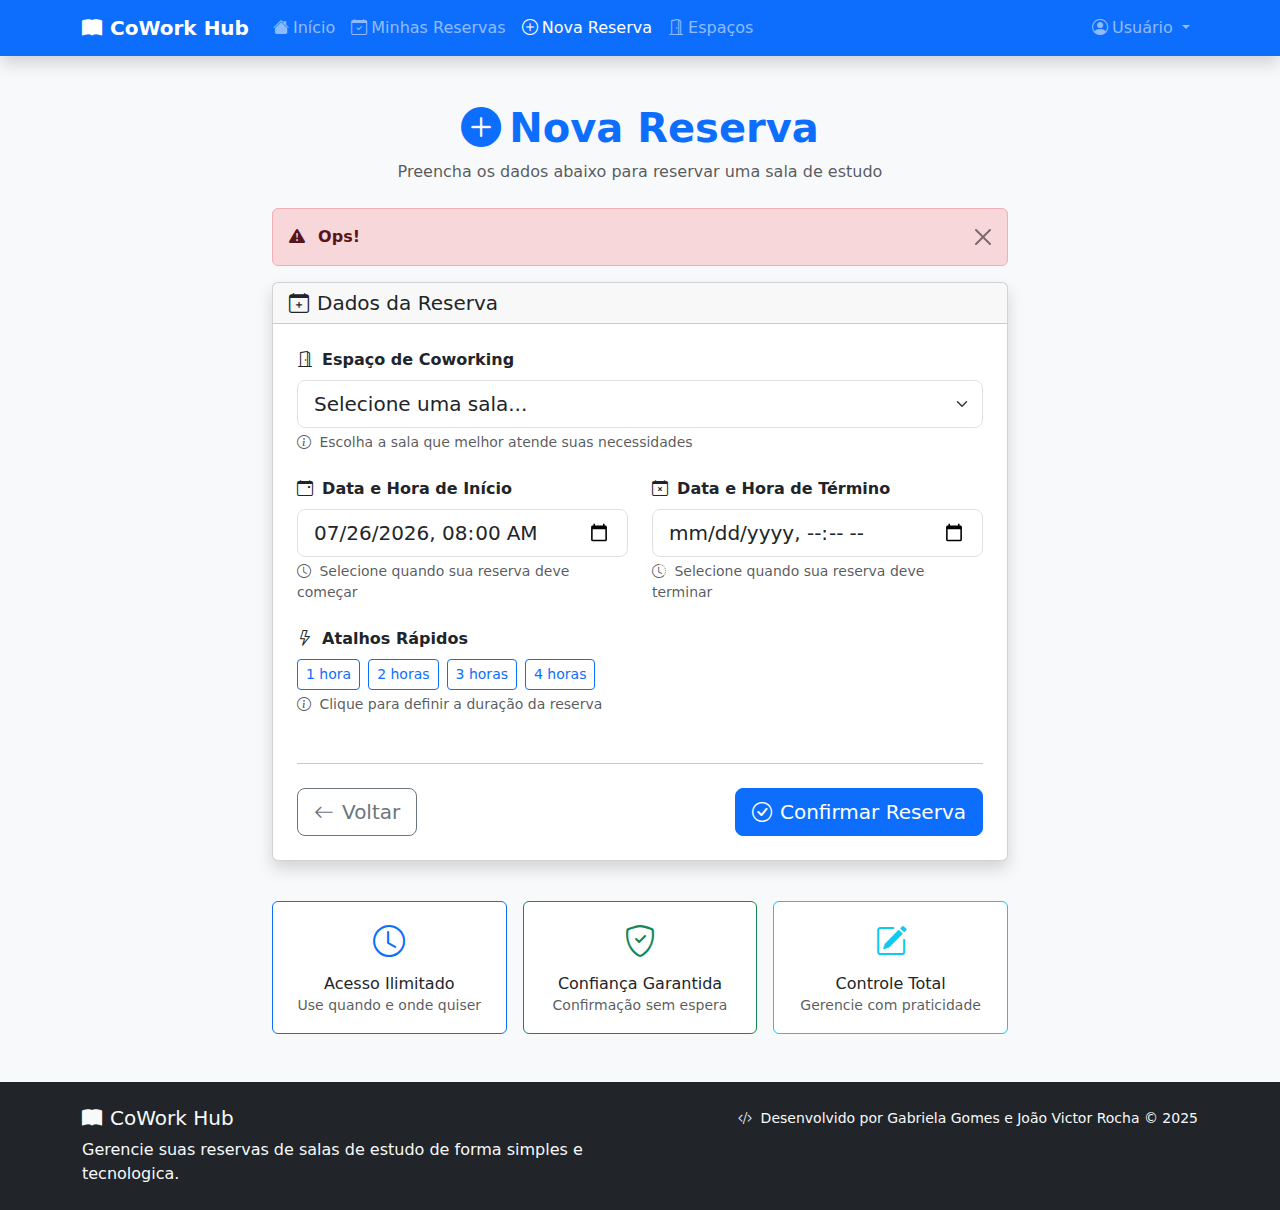
<file: src/main/resources/templates/reservations/form.html>
<!DOCTYPE html>
<html xmlns:th="http://www.thymeleaf.org">
<head>
    <meta charset="UTF-8">
    <meta name="viewport" content="width=device-width, initial-scale=1.0">
    <title>Nova Reserva - CoWork Hub</title>
    
    <!-- Bootstrap 5 CSS -->
    <link href="https://cdn.jsdelivr.net/npm/bootstrap@5.3.0/dist/css/bootstrap.min.css" rel="stylesheet">
    <!-- Bootstrap Icons -->
    <link href="https://cdn.jsdelivr.net/npm/bootstrap-icons@1.10.0/font/bootstrap-icons.css" rel="stylesheet">
    <!-- Custom CSS -->
    <link th:href="@{/css/styles.css}" rel="stylesheet" type="text/css">
    
    <!-- Favicon -->
    <link rel="icon" type="image/x-icon" href="data:image/svg+xml,<svg xmlns=%22http://www.w3.org/2000/svg%22 viewBox=%220 0 100 100%22><text y=%22.9em%22 font-size=%2290%22>🏢</text></svg>">
</head>
<body class="bg-light">
    <!-- Navbar -->
    <nav class="navbar navbar-expand-lg navbar-dark bg-primary shadow">
        <div class="container">
            <a class="navbar-brand d-flex align-items-center" th:href="@{/}">
                <i class="bi bi-book-fill me-2"></i>
                <span class="fw-bold">CoWork Hub</span>
            </a>
            
            <button class="navbar-toggler" type="button" data-bs-toggle="collapse" data-bs-target="#navbarNav">
                <span class="navbar-toggler-icon"></span>
            </button>
            
            <div class="collapse navbar-collapse" id="navbarNav">
                <ul class="navbar-nav me-auto">
                    <li class="nav-item">
                        <a class="nav-link" th:href="@{/}">
                            <i class="bi bi-house-fill me-1"></i>Início
                        </a>
                    </li>
                    <li class="nav-item">
                        <a class="nav-link" th:href="@{/reservations/mine}">
                            <i class="bi bi-calendar-check me-1"></i>Minhas Reservas
                        </a>
                    </li>
                    <li class="nav-item">
                        <a class="nav-link active" th:href="@{/reservations/new}">
                            <i class="bi bi-plus-circle me-1"></i>Nova Reserva
                        </a>
                    </li>
                    <li class="nav-item">
                        <a class="nav-link" th:href="@{/workspaces}">
                            <i class="bi bi-door-open me-1"></i>Espaços
                        </a>
                    </li>
                </ul>
                
                <ul class="navbar-nav">
                    <li class="nav-item dropdown">
                        <a class="nav-link dropdown-toggle" href="#" role="button" data-bs-toggle="dropdown">
                            <i class="bi bi-person-circle me-1"></i>Usuário
                        </a>
                        <ul class="dropdown-menu">
                            <li><a class="dropdown-item" href="#"><i class="bi bi-box-arrow-right me-2"></i>Sair</a></li>
                        </ul>
                    </li>
                </ul>
            </div>
        </div>
    </nav>

    <!-- Main Content -->
    <div class="container my-5">
        <div class="row justify-content-center">
            <div class="col-lg-8">
                <!-- Page Header -->
                <div class="text-center mb-4">
                    <h1 class="fw-bold text-primary">
                        <i class="bi bi-plus-circle-fill me-2"></i>Nova Reserva
                    </h1>
                    <p class="text-muted">Preencha os dados abaixo para reservar uma sala de estudo</p>
                </div>

                <!-- Error Alert -->
                <div th:if="${error}" class="alert alert-danger alert-dismissible fade show" role="alert">
                    <i class="bi bi-exclamation-triangle-fill me-2"></i>
                    <strong>Ops!</strong> <span th:text="${error}"></span>
                    <button type="button" class="btn-close" data-bs-dismiss="alert"></button>
                </div>

                <!-- Reservation Form -->
                <div class="card shadow">
                    <div class="card-header">
                        <h5 class="mb-0">
                            <i class="bi bi-calendar-plus me-2"></i>Dados da Reserva
                        </h5>
                    </div>
                    <div class="card-body p-4">
                        <form th:action="@{/reservations}" method="post">
                            <div class="row g-4">
                                <!-- Espaço Selection -->
                                <div class="col-12">
                                    <label for="roomId" class="form-label">
                                        <i class="bi bi-door-open me-1"></i>
                                        <strong>Espaço de Coworking</strong>
                                    </label>
                                    <select id="roomId" name="roomId" class="form-select form-select-lg" required>
                                        <option value="">Selecione uma sala...</option>
                                        <option th:each="r : ${workspaces}" th:value="${r.id}" th:text="${r.name}"></option>
                                    </select>
                                    <div class="form-text">
                                        <i class="bi bi-info-circle me-1"></i>
                                        Escolha a sala que melhor atende suas necessidades
                                    </div>
                                </div>

                                <!-- Date and Time -->
                                <div class="col-md-6">
                                    <label for="startAt" class="form-label">
                                        <i class="bi bi-calendar-event me-1"></i>
                                        <strong>Data e Hora de Início</strong>
                                    </label>
                                    <div class="datetime-input">
                                        <input type="datetime-local" 
                                               id="startAt" 
                                               name="startAtIso" 
                                               class="form-control form-control-lg" 
                                               required>
                                    </div>
                                    <div class="form-text">
                                        <i class="bi bi-clock me-1"></i>
                                        Selecione quando sua reserva deve começar
                                    </div>
                                </div>

                                <div class="col-md-6">
                                    <label for="endAt" class="form-label">
                                        <i class="bi bi-calendar-x me-1"></i>
                                        <strong>Data e Hora de Término</strong>
                                    </label>
                                    <div class="datetime-input">
                                        <input type="datetime-local" 
                                               id="endAt" 
                                               name="endAtIso" 
                                               class="form-control form-control-lg" 
                                               required>
                                    </div>
                                    <div class="form-text">
                                        <i class="bi bi-clock-history me-1"></i>
                                        Selecione quando sua reserva deve terminar
                                    </div>
                                </div>

                                <!-- Quick Time Buttons -->
                                <div class="col-12">
                                    <label class="form-label">
                                        <i class="bi bi-lightning me-1"></i>
                                        <strong>Atalhos Rápidos</strong>
                                    </label>
                                    <div class="d-flex gap-2 flex-wrap">
                                        <button type="button" class="btn btn-outline-primary btn-sm" onclick="setDuration(1)">
                                            1 hora
                                        </button>
                                        <button type="button" class="btn btn-outline-primary btn-sm" onclick="setDuration(2)">
                                            2 horas
                                        </button>
                                        <button type="button" class="btn btn-outline-primary btn-sm" onclick="setDuration(3)">
                                            3 horas
                                        </button>
                                        <button type="button" class="btn btn-outline-primary btn-sm" onclick="setDuration(4)">
                                            4 horas
                                        </button>
                                    </div>
                                    <div class="form-text">
                                        <i class="bi bi-info-circle me-1"></i>
                                        Clique para definir a duração da reserva
                                    </div>
                                </div>

                                <!-- Action Buttons -->
                                <div class="col-12">
                                    <hr class="my-4">
                                    <div class="d-flex justify-content-between">
                                        <a th:href="@{/}" class="btn btn-outline-secondary btn-lg">
                                            <i class="bi bi-arrow-left me-2"></i>Voltar
                                        </a>
                                        <button type="submit" class="btn btn-primary btn-lg">
                                            <i class="bi bi-check-circle me-2"></i>Confirmar Reserva
                                        </button>
                                    </div>
                                </div>
                            </div>
                        </form>
                    </div>
                </div>

                <!-- Info Cards -->
    <div class="row g-3 mt-4">
        <div class="col-md-4">
            <div class="card border-primary">
                <div class="card-body text-center">
                    <i class="bi bi-clock text-primary" style="font-size: 2rem;"></i>
                    <h6 class="mt-2 mb-0">Acesso Ilimitado</h6>
                        <small class="text-muted">Use quando e onde quiser</small>
                </div>
            </div>
    </div>
    <div class="col-md-4">
        <div class="card border-success">
            <div class="card-body text-center">
                <i class="bi bi-shield-check text-success" style="font-size: 2rem;"></i>
                <h6 class="mt-2 mb-0">Confiança Garantida</h6>
                <small class="text-muted">Confirmação sem espera</small>
            </div>
        </div>
    </div>
    <div class="col-md-4">
        <div class="card border-info">
            <div class="card-body text-center">
                <i class="bi bi-pencil-square text-info" style="font-size: 2rem;"></i>
                <h6 class="mt-2 mb-0">Controle Total</h6>
                <small class="text-muted">Gerencie com praticidade</small>
            </div>
        </div>
    </div>
</div>

                </div>
            </div>
        </div>
    </div>

    <!-- Footer -->
    <footer class="bg-dark text-light py-4 mt-5">
        <div class="container">
            <div class="row">
                <div class="col-md-6">
                    <h5><i class="bi bi-book-fill me-2"></i>CoWork Hub</h5>
                    <p class="mb-0">Gerencie suas reservas de salas de estudo de forma simples e tecnologica.</p>
                </div>
                <div class="col-md-6 text-md-end">
                    <p class="mb-0">
                        <small>
                            <i class="bi bi-code-slash me-1"></i>
                            Desenvolvido por Gabriela Gomes e João Victor Rocha &copy; 2025
                        </small>
                    </p>
                </div>
            </div>
        </div>
    </footer>

    <!-- Bootstrap 5 JS -->
    <script src="https://cdn.jsdelivr.net/npm/bootstrap@5.3.0/dist/js/bootstrap.bundle.min.js"></script>
    
    <!-- Custom JS for form functionality -->
    <script>
        // Set default date to today
        document.addEventListener('DOMContentLoaded', function() {
            const now = new Date();
            const today = now.toISOString().slice(0, 16);
            
            // Set start time to current time (rounded to next hour)
            const startInput = document.getElementById('startAt');
            const endInput = document.getElementById('endAt');
            
            if (!startInput.value) {
                now.setMinutes(0, 0, 0);
                now.setHours(now.getHours() + 1);
                startInput.value = now.toISOString().slice(0, 16);
            }
            
            // Update end time when start time changes
            startInput.addEventListener('change', function() {
                const startTime = new Date(this.value);
                if (startTime && !endInput.value) {
                    startTime.setHours(startTime.getHours() + 2);
                    endInput.value = startTime.toISOString().slice(0, 16);
                }
            });
        });
        
        // Function to set duration
        function setDuration(hours) {
            const startInput = document.getElementById('startAt');
            const endInput = document.getElementById('endAt');
            
            if (startInput.value) {
                const startTime = new Date(startInput.value);
                const endTime = new Date(startTime);
                endTime.setHours(endTime.getHours() + hours);
                endInput.value = endTime.toISOString().slice(0, 16);
            } else {
                alert('Por favor, selecione primeiro a data e hora de início');
            }
        }
    </script>
</body>
</html>
</file>
